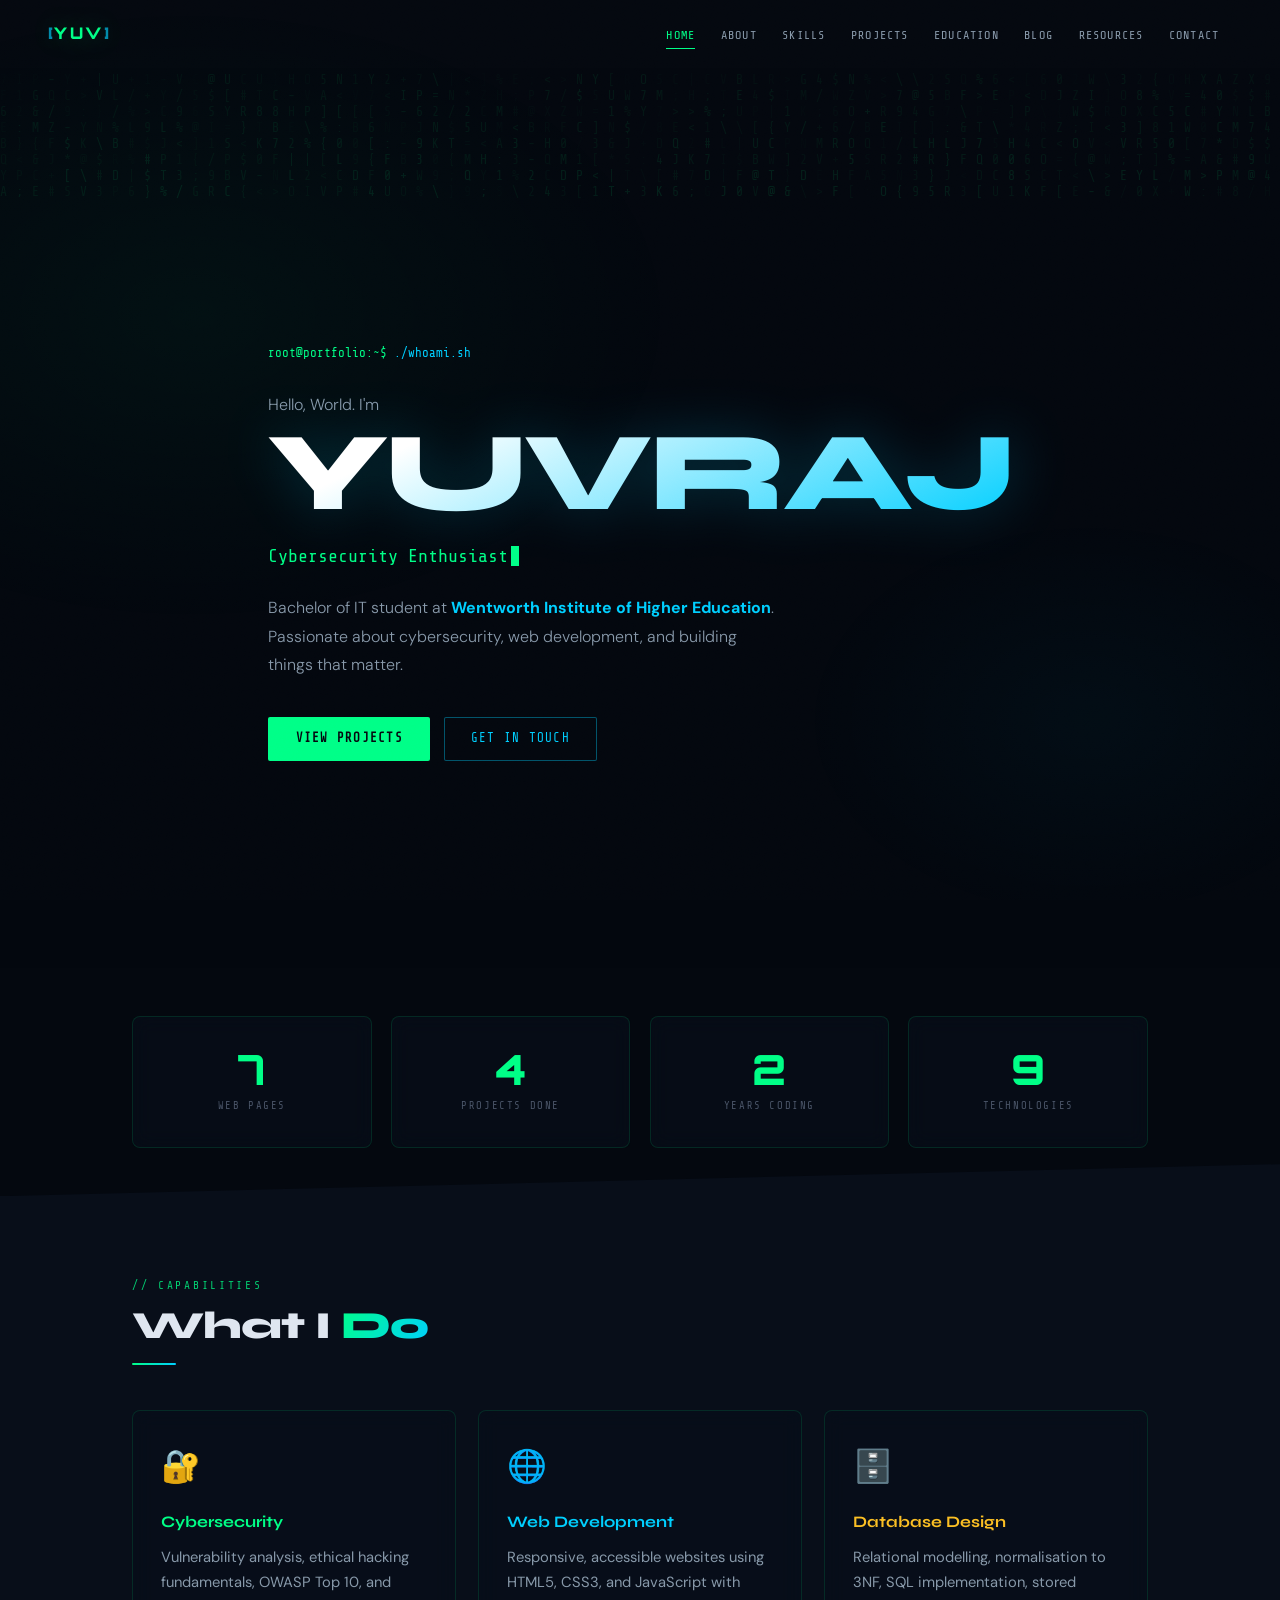
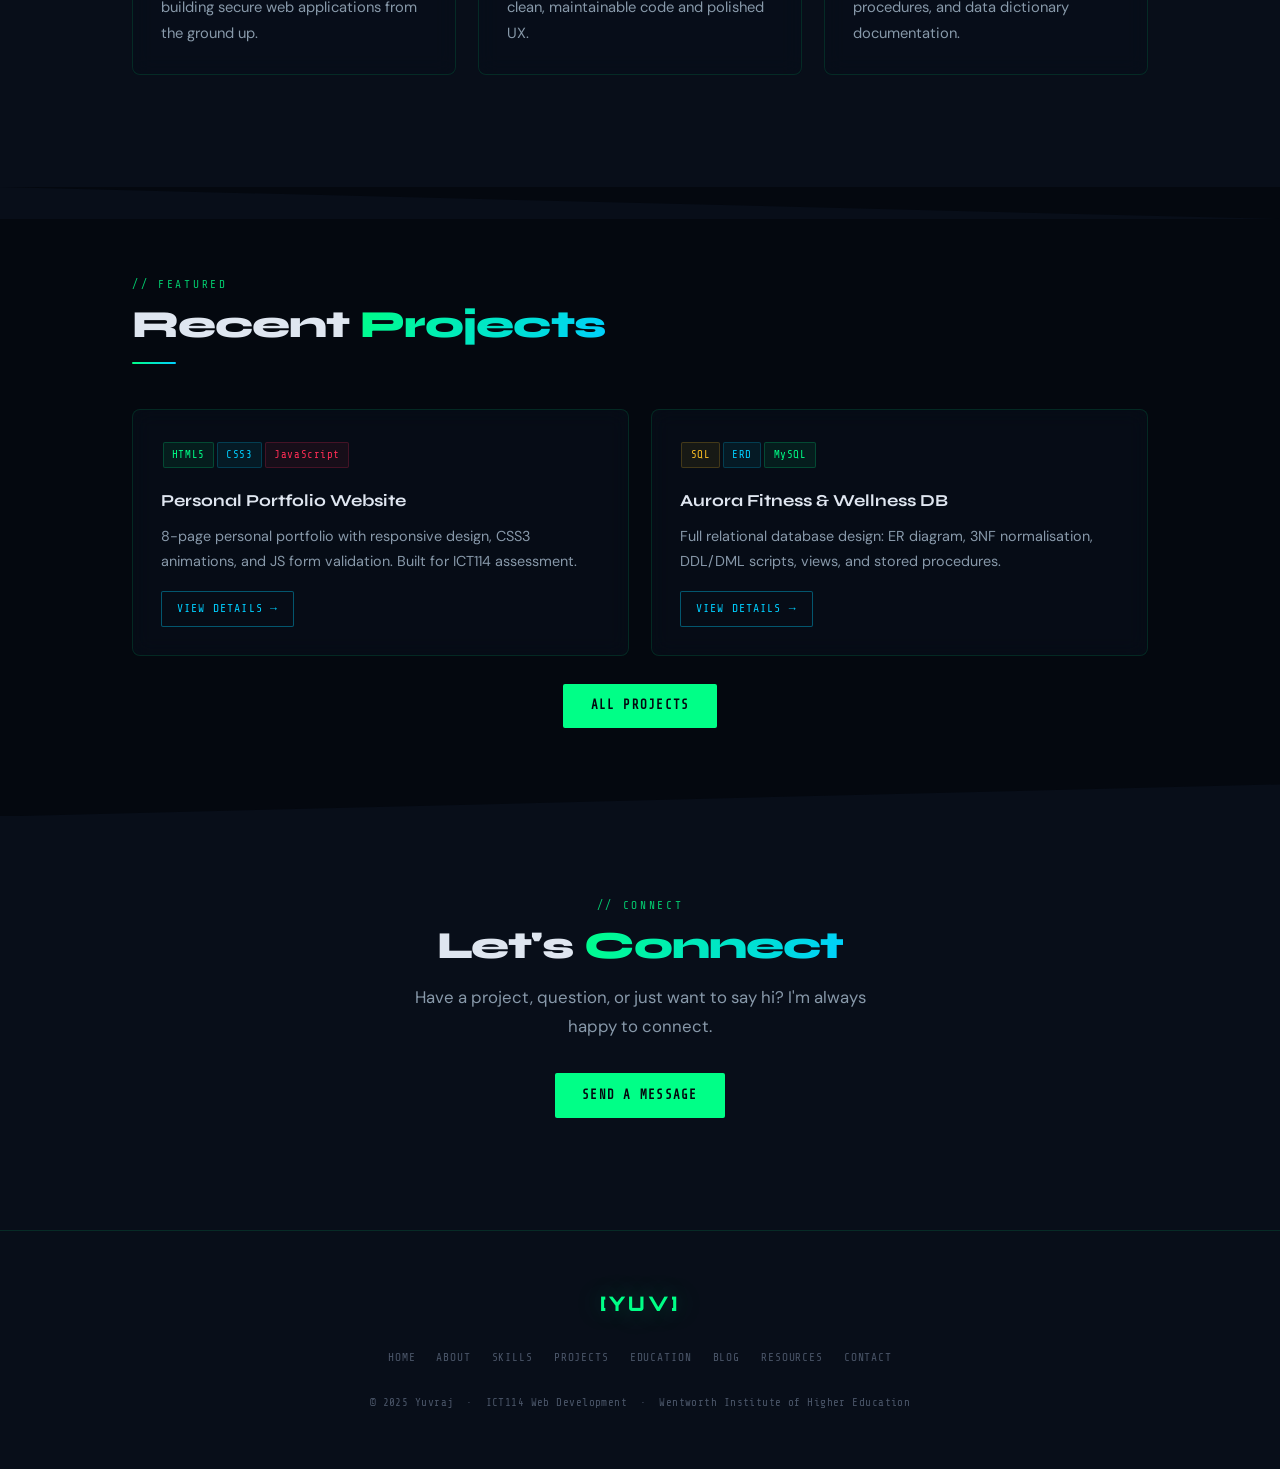
<file: index.html>
<!DOCTYPE html>
<html lang="en">
<head>
  <meta charset="UTF-8">
  <meta name="viewport" content="width=device-width, initial-scale=1.0">
  <meta name="description" content="Yuvraj — IT student, cybersecurity enthusiast, web developer.">
  <title>Yuvraj | Home</title>
  <link rel="stylesheet" href="css/style.css">
</head>
<body>
  <!-- Custom cursor -->
  <div id="cursor-dot"></div>
  <div id="cursor-ring"></div>
  <!-- Scroll progress -->
  <div id="scroll-bar"></div>
  <nav class="navbar" role="navigation">
    <a href="index.html" class="nav-logo"><span class="b">[</span>YUV<span class="b">]</span></a>
    <ul class="nav-links" id="navLinks">
      <li><a href="index.html">Home</a></li>
      <li><a href="about.html">About</a></li>
      <li><a href="skills.html">Skills</a></li>
      <li><a href="projects.html">Projects</a></li>
      <li><a href="education.html">Education</a></li>
      <li><a href="blog.html">Blog</a></li>
      <li><a href="resources.html">Resources</a></li>
      <li><a href="contact.html">Contact</a></li>
    </ul>
    <button class="hamburger" id="hbg" aria-label="Toggle menu" aria-expanded="false">
      <span></span><span></span><span></span>
    </button>
  </nav>
  <div class="page-wrapper">

    <section class="hero">
      <canvas id="matrix-canvas" style="width:100%;height:100%;"></canvas>
      <div class="container">
        <div class="hero-inner">
          <div class="h-term"><span class="p">root@portfolio:~$</span> ./whoami.sh</div>
          <p class="h-hi">Hello, World. I'm</p>
          <h1 class="h-name"><span>YUVRAJ</span></h1>
          <div class="h-role" id="typingEl"><span class="ttext"></span><span class="cur"></span></div>
          <p class="h-desc">Bachelor of IT student at <strong class="tc-c">Wentworth Institute of Higher Education</strong>. Passionate about cybersecurity, web development, and building things that matter.</p>
          <div class="h-ctas">
            <a href="projects.html" class="btn btn-solid">View Projects</a>
            <a href="contact.html"  class="btn btn-ghost">Get In Touch</a>
          </div>
        </div>
      </div>
    </section>

    <!-- Stats -->
    <section class="section" style="padding:3rem 0;">
      <div class="container">
        <div class="g4">
          <div class="card rev" style="text-align:center;padding:2rem 1.5rem;">
            <div class="stat-n" data-count="8">0</div><div class="stat-l">Web Pages</div>
          </div>
          <div class="card rev" style="text-align:center;padding:2rem 1.5rem;">
            <div class="stat-n" data-count="5">0</div><div class="stat-l">Projects Done</div>
          </div>
          <div class="card rev" style="text-align:center;padding:2rem 1.5rem;">
            <div class="stat-n" data-count="3">0</div><div class="stat-l">Years Coding</div>
          </div>
          <div class="card rev" style="text-align:center;padding:2rem 1.5rem;">
            <div class="stat-n" data-count="10">0</div><div class="stat-l">Technologies</div>
          </div>
        </div>
      </div>
    </section>

    <!-- What I do -->
    <section class="section s-alt" style="padding:5rem 0 7rem;">
      <div class="container">
        <div class="sh rev">
          <span class="sh-lbl">// capabilities</span>
          <h2 class="sh-title">What I <em>Do</em></h2>
          <div class="sh-rule"></div>
        </div>
        <div class="g3 mt3">
          <div class="card rev">
            <div style="font-size:2rem;margin-bottom:.9rem;">🔐</div>
            <h3 style="font-family:var(--fh);font-size:1rem;color:var(--green);margin-bottom:.55rem;font-weight:700;">Cybersecurity</h3>
            <p class="tc-2" style="font-size:.92rem;">Vulnerability analysis, ethical hacking fundamentals, OWASP Top 10, and building secure web applications from the ground up.</p>
          </div>
          <div class="card rev">
            <div style="font-size:2rem;margin-bottom:.9rem;">🌐</div>
            <h3 style="font-family:var(--fh);font-size:1rem;color:var(--cyan);margin-bottom:.55rem;font-weight:700;">Web Development</h3>
            <p class="tc-2" style="font-size:.92rem;">Responsive, accessible websites using HTML5, CSS3, and JavaScript with clean, maintainable code and polished UX.</p>
          </div>
          <div class="card rev">
            <div style="font-size:2rem;margin-bottom:.9rem;">🗄️</div>
            <h3 style="font-family:var(--fh);font-size:1rem;color:var(--gold);margin-bottom:.55rem;font-weight:700;">Database Design</h3>
            <p class="tc-2" style="font-size:.92rem;">Relational modelling, normalisation to 3NF, SQL implementation, stored procedures, and data dictionary documentation.</p>
          </div>
        </div>
      </div>
    </section>

    <!-- Featured Projects -->
    <section class="section" style="padding:5.5rem 0;">
      <div class="container">
        <div class="sh rev">
          <span class="sh-lbl">// featured</span>
          <h2 class="sh-title">Recent <em>Projects</em></h2>
          <div class="sh-rule"></div>
        </div>
        <div class="g2 mt3">
          <div class="card rev">
            <span class="tag tg">HTML5</span><span class="tag tc">CSS3</span><span class="tag tr">JavaScript</span>
            <h3 style="font-family:var(--fh);font-size:1.05rem;margin:1rem 0 .5rem;font-weight:700;">Personal Portfolio Website</h3>
            <p style="font-size:.9rem;color:var(--txt2);">8-page personal portfolio with responsive design, CSS3 animations, and JS form validation. Built for ICT114 assessment.</p>
            <a href="projects.html" class="btn btn-ghost" style="margin-top:1.1rem;font-size:.72rem;padding:.5rem 1rem;">View Details →</a>
          </div>
          <div class="card rev">
            <span class="tag ty">SQL</span><span class="tag tc">ERD</span><span class="tag tg">MySQL</span>
            <h3 style="font-family:var(--fh);font-size:1.05rem;margin:1rem 0 .5rem;font-weight:700;">Aurora Fitness & Wellness DB</h3>
            <p style="font-size:.9rem;color:var(--txt2);">Full relational database design: ER diagram, 3NF normalisation, DDL/DML scripts, views, and stored procedures.</p>
            <a href="projects.html" class="btn btn-ghost" style="margin-top:1.1rem;font-size:.72rem;padding:.5rem 1rem;">View Details →</a>
          </div>
        </div>
        <div class="center mt3"><a href="projects.html" class="btn btn-solid">All Projects</a></div>
      </div>
    </section>

    <!-- CTA -->
    <section class="section s-alt center" style="padding:5rem 0 7rem;">
      <div class="container rev">
        <span class="sh-lbl" style="justify-content:center;display:block;">// connect</span>
        <h2 class="sh-title" style="margin-bottom:1rem;">Let's <em>Connect</em></h2>
        <p class="tc-2 mt2" style="max-width:460px;margin:0 auto 2rem;">Have a project, question, or just want to say hi? I'm always happy to connect.</p>
        <a href="contact.html" class="btn btn-solid">Send a Message</a>
      </div>
    </section>

  </div>
  <footer class="footer">
    <div class="container">
      <div class="footer-logo">[YUV]</div>
      <div class="footer-links">
        <a href="index.html">Home</a><a href="about.html">About</a><a href="skills.html">Skills</a>
        <a href="projects.html">Projects</a><a href="education.html">Education</a>
        <a href="blog.html">Blog</a><a href="resources.html">Resources</a><a href="contact.html">Contact</a>
      </div>
      <p class="footer-copy">© 2025 Yuvraj &nbsp;·&nbsp; ICT114 Web Development &nbsp;·&nbsp; Wentworth Institute of Higher Education</p>
    </div>
  </footer>
  <script src="js/main.js"></script>
</body>
</html>
</file>
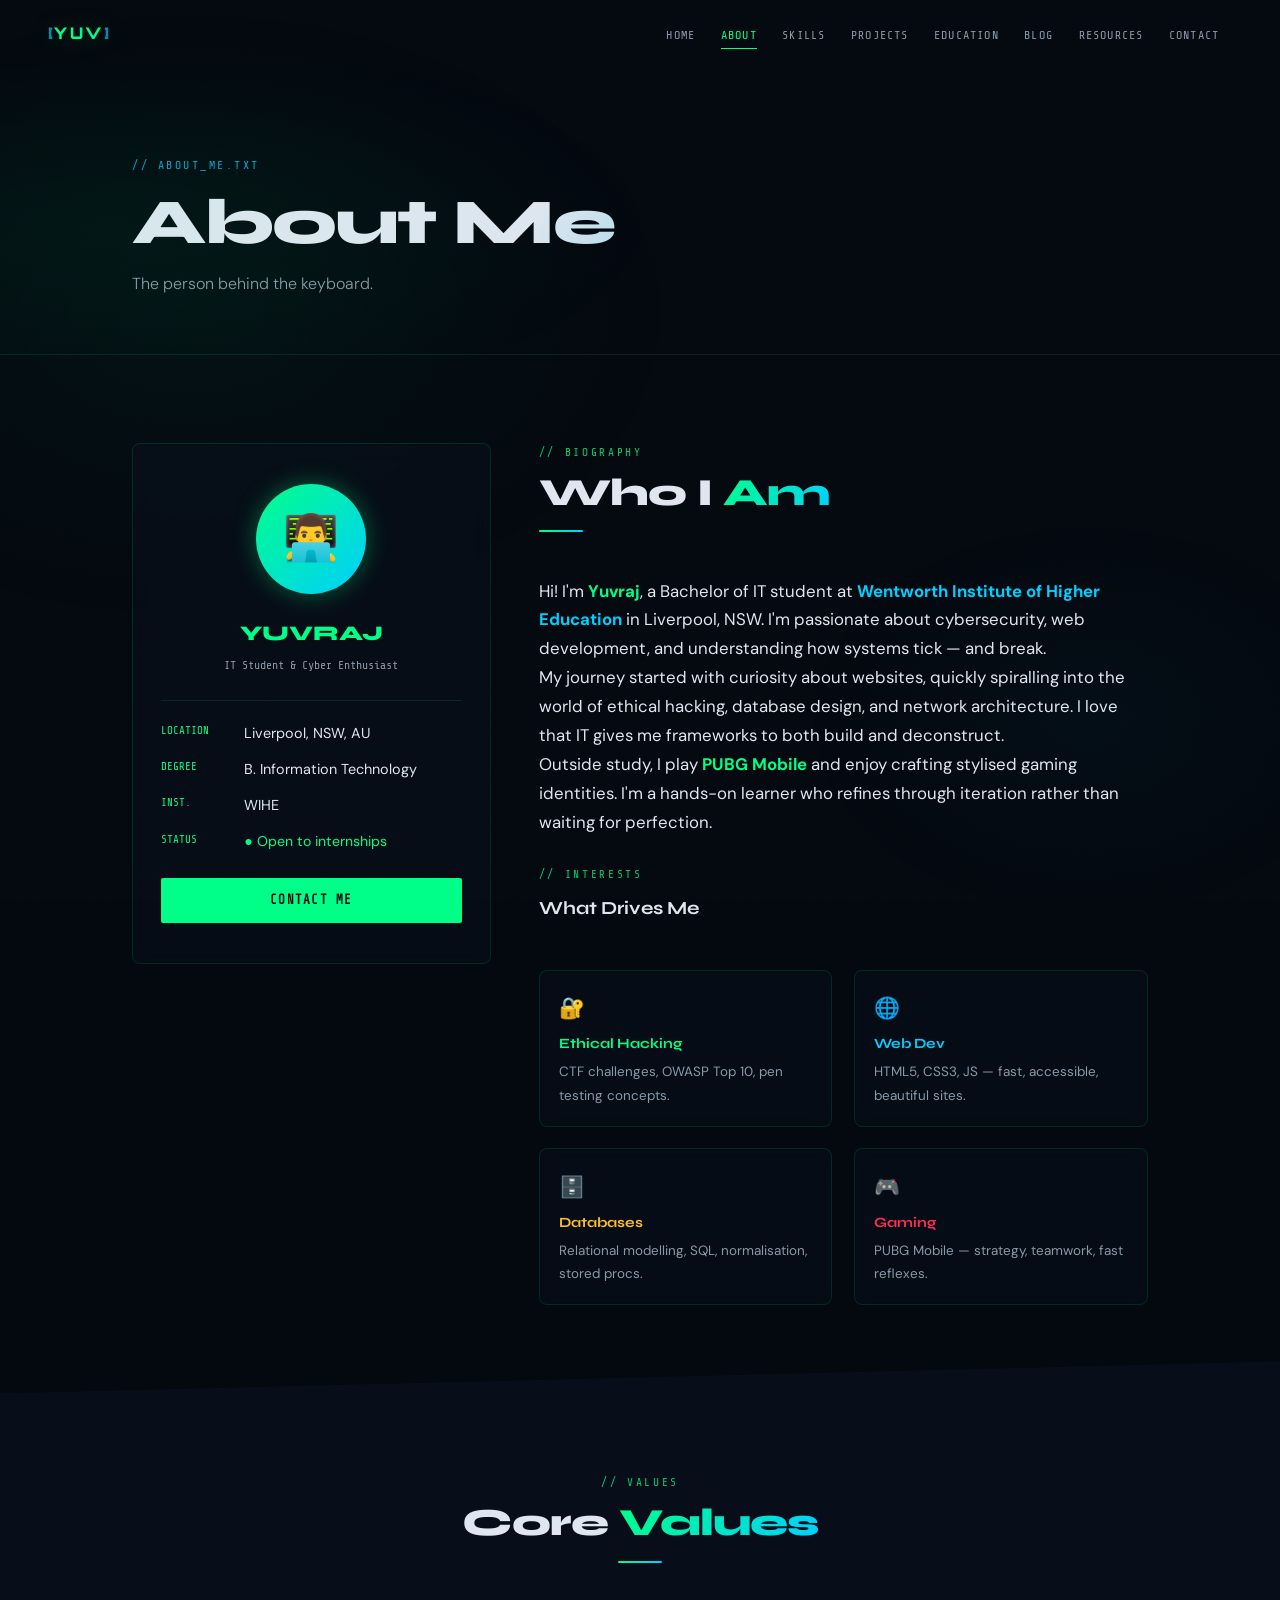
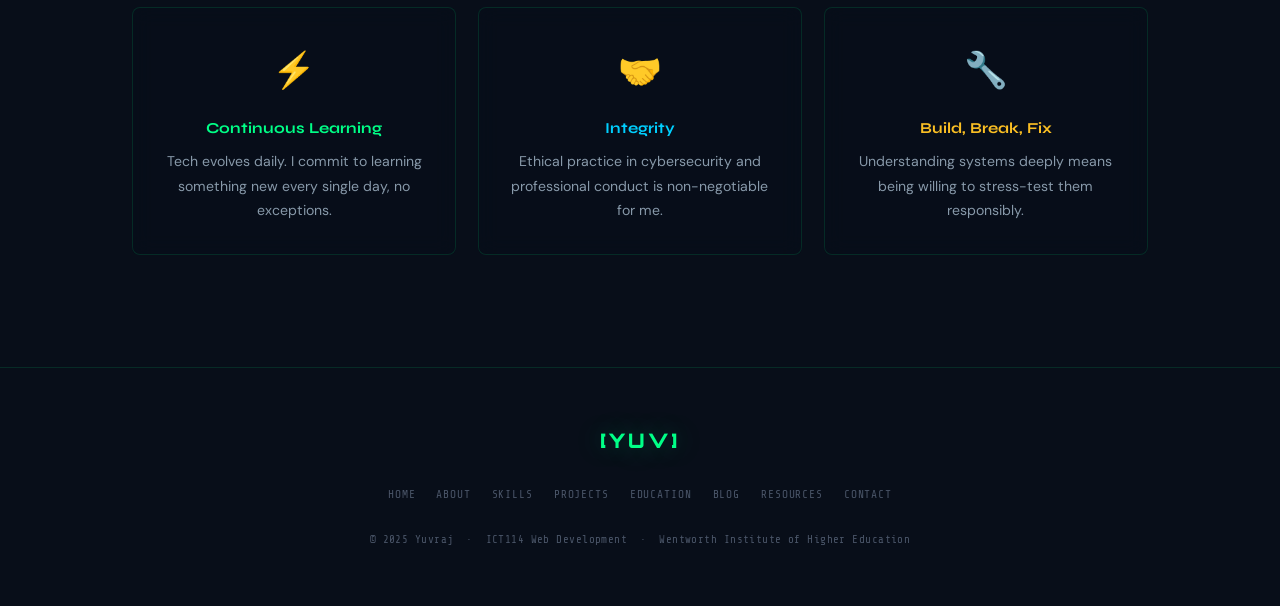
<file: about.html>
<!DOCTYPE html>
<html lang="en">
<head>
  <meta charset="UTF-8">
  <meta name="viewport" content="width=device-width, initial-scale=1.0">
  <meta name="description" content="About Yuvraj — IT student, cybersecurity enthusiast, Liverpool NSW.">
  <title>Yuvraj | About</title>
  <link rel="stylesheet" href="css/style.css">
</head>
<body>
  <!-- Custom cursor -->
  <div id="cursor-dot"></div>
  <div id="cursor-ring"></div>
  <!-- Scroll progress -->
  <div id="scroll-bar"></div>
  <nav class="navbar" role="navigation">
    <a href="index.html" class="nav-logo"><span class="b">[</span>YUV<span class="b">]</span></a>
    <ul class="nav-links" id="navLinks">
      <li><a href="index.html">Home</a></li>
      <li><a href="about.html">About</a></li>
      <li><a href="skills.html">Skills</a></li>
      <li><a href="projects.html">Projects</a></li>
      <li><a href="education.html">Education</a></li>
      <li><a href="blog.html">Blog</a></li>
      <li><a href="resources.html">Resources</a></li>
      <li><a href="contact.html">Contact</a></li>
    </ul>
    <button class="hamburger" id="hbg" aria-label="Toggle menu" aria-expanded="false">
      <span></span><span></span><span></span>
    </button>
  </nav>
  <div class="page-wrapper">
    <section class="ph"><div class="container">
      <span class="ph-lbl">// about_me.txt</span>
      <h1 class="ph-title">About Me</h1>
      <p class="ph-sub">The person behind the keyboard.</p>
    </div></section>

    <section class="section">
      <div class="container">
        <div style="display:grid;grid-template-columns:1fr 1.7fr;gap:3rem;align-items:start;">

          <div class="rev">
            <div class="card" style="text-align:center;padding:2.5rem 1.75rem;">
              <div style="width:110px;height:110px;margin:0 auto 1.4rem;border-radius:50%;background:linear-gradient(135deg,var(--green),var(--cyan));display:flex;align-items:center;justify-content:center;font-size:2.8rem;box-shadow:var(--glow-g);">👨‍💻</div>
              <h2 style="font-family:var(--fh);font-size:1.3rem;color:var(--green);font-weight:800;margin-bottom:.25rem;">YUVRAJ</h2>
              <p class="mono tc-2" style="font-size:.72rem;margin-bottom:1.5rem;">IT Student &amp; Cyber Enthusiast</p>
              <div style="text-align:left;border-top:1px solid var(--bdr);padding-top:1.25rem;">
                <div style="display:flex;gap:.7rem;margin-bottom:.7rem;align-items:flex-start;">
                  <span class="mono tc-g" style="font-size:.68rem;min-width:72px;padding-top:.1rem;">LOCATION</span>
                  <span style="font-size:.9rem;">Liverpool, NSW, AU</span>
                </div>
                <div style="display:flex;gap:.7rem;margin-bottom:.7rem;align-items:flex-start;">
                  <span class="mono tc-g" style="font-size:.68rem;min-width:72px;padding-top:.1rem;">DEGREE</span>
                  <span style="font-size:.9rem;">B. Information Technology</span>
                </div>
                <div style="display:flex;gap:.7rem;margin-bottom:.7rem;align-items:flex-start;">
                  <span class="mono tc-g" style="font-size:.68rem;min-width:72px;padding-top:.1rem;">INST.</span>
                  <span style="font-size:.9rem;">WIHE</span>
                </div>
                <div style="display:flex;gap:.7rem;align-items:center;">
                  <span class="mono tc-g" style="font-size:.68rem;min-width:72px;">STATUS</span>
                  <span style="font-size:.88rem;color:var(--green);">● Open to internships</span>
                </div>
              </div>
              <a href="contact.html" class="btn btn-solid" style="width:100%;margin-top:1.6rem;justify-content:center;">Contact Me</a>
            </div>
          </div>

          <div class="rev">
            <div class="sh">
              <span class="sh-lbl">// biography</span>
              <h2 class="sh-title">Who I <em>Am</em></h2>
              <div class="sh-rule"></div>
            </div>
            <p class="mt3">Hi! I'm <strong class="tc-g">Yuvraj</strong>, a Bachelor of IT student at <strong class="tc-c">Wentworth Institute of Higher Education</strong> in Liverpool, NSW. I'm passionate about cybersecurity, web development, and understanding how systems tick — and break.</p>
            <p>My journey started with curiosity about websites, quickly spiralling into the world of ethical hacking, database design, and network architecture. I love that IT gives me frameworks to both build and deconstruct.</p>
            <p>Outside study, I play <strong class="tc-g">PUBG Mobile</strong> and enjoy crafting stylised gaming identities. I'm a hands-on learner who refines through iteration rather than waiting for perfection.</p>

            <div class="sh mt3">
              <span class="sh-lbl">// interests</span>
              <h3 style="font-family:var(--fh);font-size:1.15rem;font-weight:700;">What Drives Me</h3>
            </div>
            <div class="g2 mt2">
              <div class="card" style="padding:1.2rem;">
                <span style="font-size:1.3rem;">🔐</span>
                <p style="font-family:var(--fh);font-size:.88rem;color:var(--green);margin:.4rem 0 .25rem;font-weight:700;">Ethical Hacking</p>
                <p style="font-size:.84rem;color:var(--txt2);margin:0;">CTF challenges, OWASP Top 10, pen testing concepts.</p>
              </div>
              <div class="card" style="padding:1.2rem;">
                <span style="font-size:1.3rem;">🌐</span>
                <p style="font-family:var(--fh);font-size:.88rem;color:var(--cyan);margin:.4rem 0 .25rem;font-weight:700;">Web Dev</p>
                <p style="font-size:.84rem;color:var(--txt2);margin:0;">HTML5, CSS3, JS — fast, accessible, beautiful sites.</p>
              </div>
              <div class="card" style="padding:1.2rem;">
                <span style="font-size:1.3rem;">🗄️</span>
                <p style="font-family:var(--fh);font-size:.88rem;color:var(--gold);margin:.4rem 0 .25rem;font-weight:700;">Databases</p>
                <p style="font-size:.84rem;color:var(--txt2);margin:0;">Relational modelling, SQL, normalisation, stored procs.</p>
              </div>
              <div class="card" style="padding:1.2rem;">
                <span style="font-size:1.3rem;">🎮</span>
                <p style="font-family:var(--fh);font-size:.88rem;color:var(--red);margin:.4rem 0 .25rem;font-weight:700;">Gaming</p>
                <p style="font-size:.84rem;color:var(--txt2);margin:0;">PUBG Mobile — strategy, teamwork, fast reflexes.</p>
              </div>
            </div>
          </div>
        </div>
      </div>
    </section>

    <section class="section s-alt" style="padding:5rem 0 7rem;">
      <div class="container">
        <div class="sh rev center"><span class="sh-lbl">// values</span><h2 class="sh-title">Core <em>Values</em></h2><div class="sh-rule" style="margin:1rem auto 0;"></div></div>
        <div class="g3 mt3">
          <div class="card rev center" style="padding:2rem;">
            <div style="font-size:2.2rem;margin-bottom:.9rem;">⚡</div>
            <h3 style="font-family:var(--fh);font-size:.95rem;color:var(--green);font-weight:700;margin-bottom:.5rem;">Continuous Learning</h3>
            <p style="font-size:.88rem;color:var(--txt2);">Tech evolves daily. I commit to learning something new every single day, no exceptions.</p>
          </div>
          <div class="card rev center" style="padding:2rem;">
            <div style="font-size:2.2rem;margin-bottom:.9rem;">🤝</div>
            <h3 style="font-family:var(--fh);font-size:.95rem;color:var(--cyan);font-weight:700;margin-bottom:.5rem;">Integrity</h3>
            <p style="font-size:.88rem;color:var(--txt2);">Ethical practice in cybersecurity and professional conduct is non-negotiable for me.</p>
          </div>
          <div class="card rev center" style="padding:2rem;">
            <div style="font-size:2.2rem;margin-bottom:.9rem;">🔧</div>
            <h3 style="font-family:var(--fh);font-size:.95rem;color:var(--gold);font-weight:700;margin-bottom:.5rem;">Build, Break, Fix</h3>
            <p style="font-size:.88rem;color:var(--txt2);">Understanding systems deeply means being willing to stress-test them responsibly.</p>
          </div>
        </div>
      </div>
    </section>
  </div>
  <footer class="footer">
    <div class="container">
      <div class="footer-logo">[YUV]</div>
      <div class="footer-links">
        <a href="index.html">Home</a><a href="about.html">About</a><a href="skills.html">Skills</a>
        <a href="projects.html">Projects</a><a href="education.html">Education</a>
        <a href="blog.html">Blog</a><a href="resources.html">Resources</a><a href="contact.html">Contact</a>
      </div>
      <p class="footer-copy">© 2025 Yuvraj &nbsp;·&nbsp; ICT114 Web Development &nbsp;·&nbsp; Wentworth Institute of Higher Education</p>
    </div>
  </footer>
  <script src="js/main.js"></script>
</body>
</html>
</file>
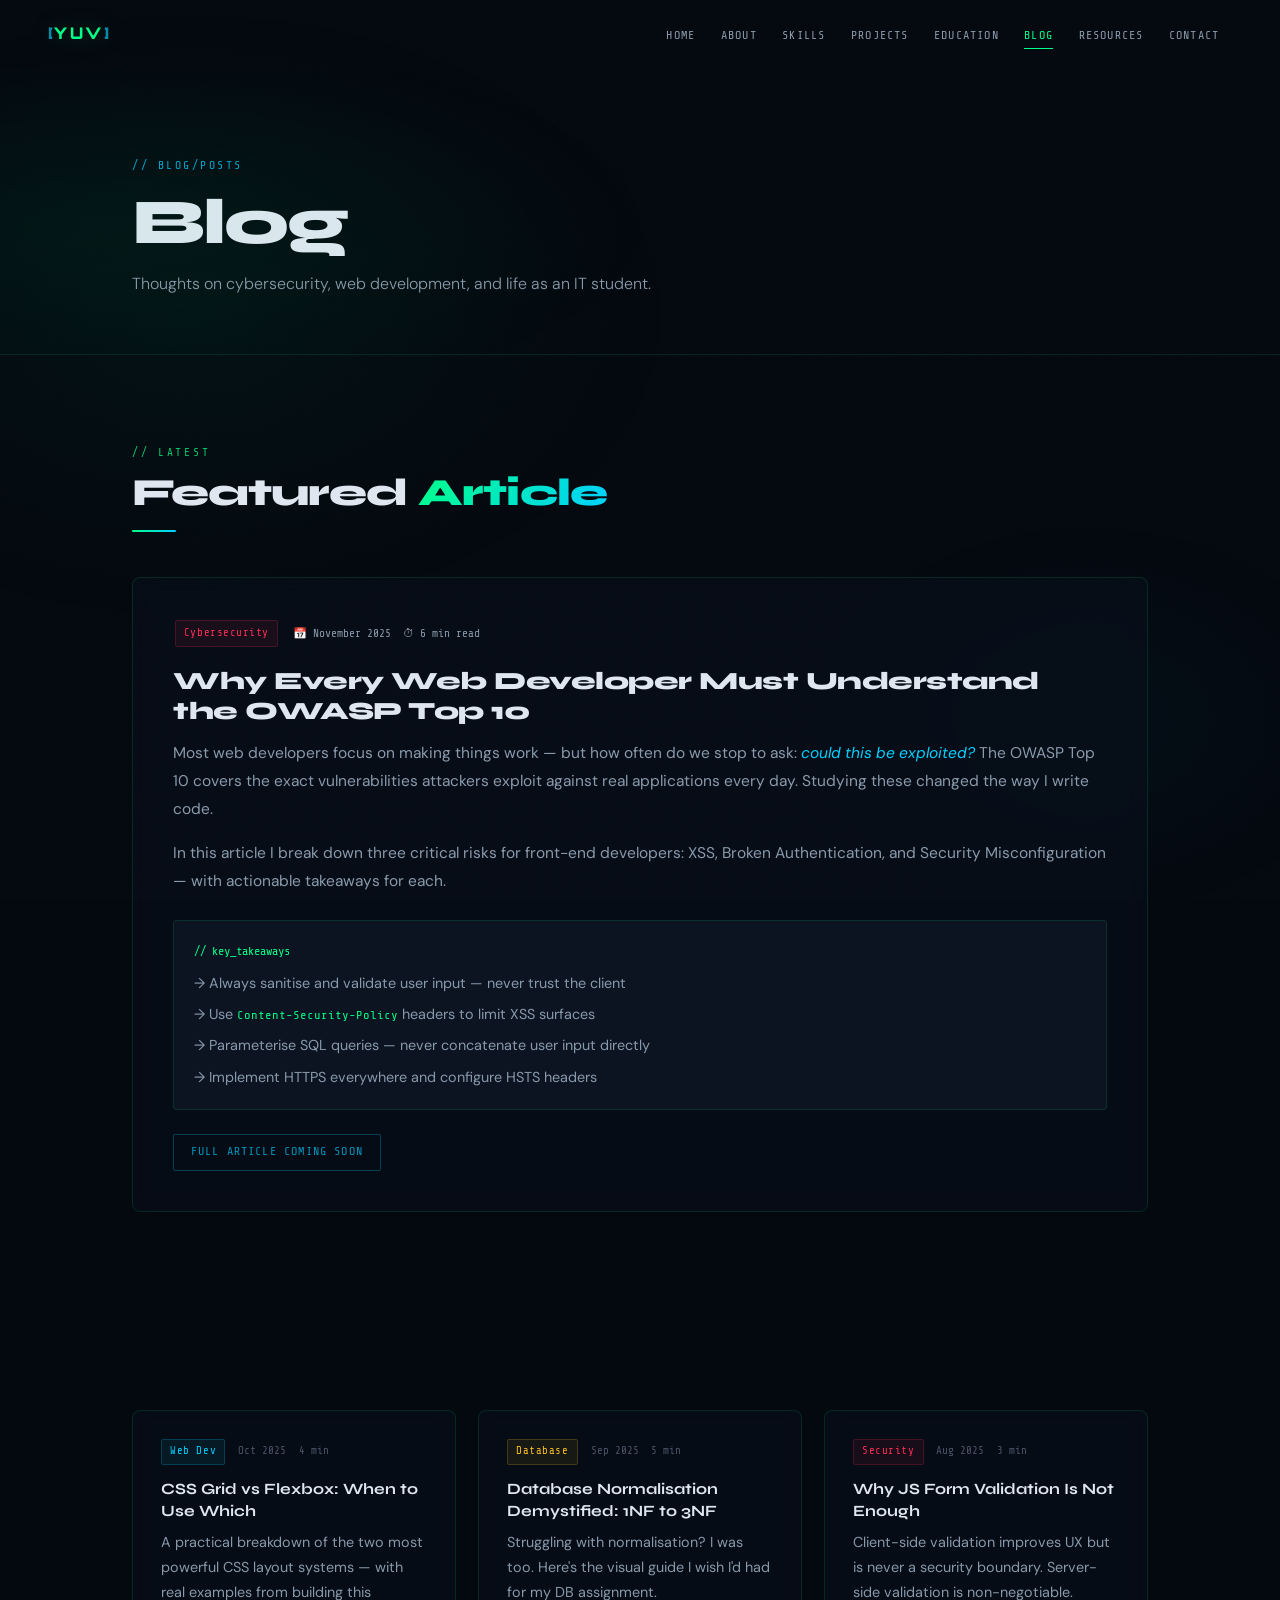
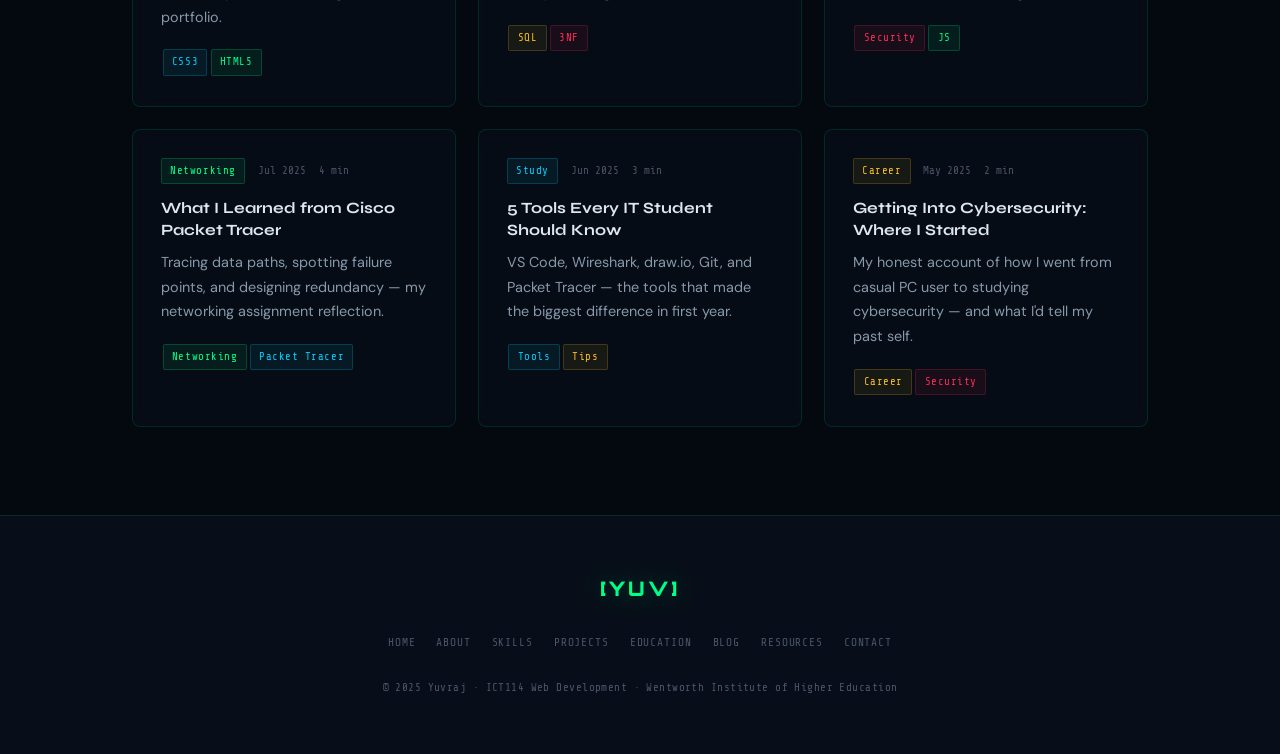
<file: blog.html>
<!DOCTYPE html>
<html lang="en">
<head>
  <meta charset="UTF-8"><meta name="viewport" content="width=device-width, initial-scale=1.0">
  <title>Yuvraj | Blog</title>
  <link rel="stylesheet" href="css/style.css">
</head>
<body>
  <div id="cursor-dot"></div><div id="cursor-ring"></div><div id="scroll-bar"></div>
  <nav class="navbar"><a href="index.html" class="nav-logo"><span class="b">[</span>YUV<span class="b">]</span></a>
    <ul class="nav-links" id="navLinks"><li><a href="index.html">Home</a></li><li><a href="about.html">About</a></li><li><a href="skills.html">Skills</a></li><li><a href="projects.html">Projects</a></li><li><a href="education.html">Education</a></li><li><a href="blog.html">Blog</a></li><li><a href="resources.html">Resources</a></li><li><a href="contact.html">Contact</a></li></ul>
    <button class="hamburger" id="hbg" aria-label="Toggle menu" aria-expanded="false"><span></span><span></span><span></span></button>
  </nav>
  <div class="page-wrapper">
    <section class="ph"><div class="container"><span class="ph-lbl">// blog/posts</span><h1 class="ph-title">Blog</h1><p class="ph-sub">Thoughts on cybersecurity, web development, and life as an IT student.</p></div></section>
    <section class="section"><div class="container">
      <div class="sh rev"><span class="sh-lbl">// latest</span><h2 class="sh-title">Featured <em>Article</em></h2><div class="sh-rule"></div></div>
      <div class="card rev mt3" style="padding:2.5rem;">
        <div style="display:flex;gap:.8rem;flex-wrap:wrap;align-items:center;margin-bottom:1rem;">
          <span class="tag tr">Cybersecurity</span>
          <span class="mono tc-2" style="font-size:.7rem;">📅 November 2025</span>
          <span class="mono tc-2" style="font-size:.7rem;">⏱ 6 min read</span>
        </div>
        <h2 style="font-family:var(--fh);font-size:1.55rem;font-weight:800;letter-spacing:-.02em;margin-bottom:.8rem;line-height:1.25;">Why Every Web Developer Must Understand the OWASP Top 10</h2>
        <p style="color:var(--txt2);font-size:.97rem;line-height:1.8;margin-bottom:1rem;">Most web developers focus on making things work — but how often do we stop to ask: <em style="color:var(--cyan);">could this be exploited?</em> The OWASP Top 10 covers the exact vulnerabilities attackers exploit against real applications every day. Studying these changed the way I write code.</p>
        <p style="color:var(--txt2);font-size:.97rem;line-height:1.8;margin-bottom:1.5rem;">In this article I break down three critical risks for front-end developers: XSS, Broken Authentication, and Security Misconfiguration — with actionable takeaways for each.</p>
        <div style="background:var(--surf2);border:1px solid var(--bdr);border-radius:4px;padding:1.25rem;margin-bottom:1.5rem;">
          <p class="mono tc-g" style="font-size:.75rem;margin-bottom:.6rem;">// key_takeaways</p>
          <p style="color:var(--txt2);font-size:.9rem;margin:.0 0 .4rem;">→ Always sanitise and validate user input — never trust the client</p>
          <p style="color:var(--txt2);font-size:.9rem;margin:0 0 .4rem;">→ Use <code class="mono tc-g" style="font-size:.85em;">Content-Security-Policy</code> headers to limit XSS surfaces</p>
          <p style="color:var(--txt2);font-size:.9rem;margin:0 0 .4rem;">→ Parameterise SQL queries — never concatenate user input directly</p>
          <p style="color:var(--txt2);font-size:.9rem;margin:0;">→ Implement HTTPS everywhere and configure HSTS headers</p>
        </div>
        <span class="btn btn-ghost" style="font-size:.74rem;padding:.5rem 1.1rem;opacity:.7;cursor:default;">Full article coming soon</span>
      </div>

      <div class="sh rev mt3" style="margin-top:4rem;"><span class="sh-lbl">// archive</span><h2 class="sh-title">More <em>Articles</em></h2><div class="sh-rule"></div></div>
      <div class="g3 mt3">
        <div class="card rev"><div class="bc-meta"><span class="tag tc" style="margin:0;">Web Dev</span><span>Oct 2025</span><span>4 min</span></div><h3 class="bc-title">CSS Grid vs Flexbox: When to Use Which</h3><p class="bc-ex">A practical breakdown of the two most powerful CSS layout systems — with real examples from building this portfolio.</p><span class="tag tc">CSS3</span><span class="tag tg">HTML5</span></div>
        <div class="card rev"><div class="bc-meta"><span class="tag ty" style="margin:0;">Database</span><span>Sep 2025</span><span>5 min</span></div><h3 class="bc-title">Database Normalisation Demystified: 1NF to 3NF</h3><p class="bc-ex">Struggling with normalisation? I was too. Here's the visual guide I wish I'd had for my DB assignment.</p><span class="tag ty">SQL</span><span class="tag tr">3NF</span></div>
        <div class="card rev"><div class="bc-meta"><span class="tag tr" style="margin:0;">Security</span><span>Aug 2025</span><span>3 min</span></div><h3 class="bc-title">Why JS Form Validation Is Not Enough</h3><p class="bc-ex">Client-side validation improves UX but is never a security boundary. Server-side validation is non-negotiable.</p><span class="tag tr">Security</span><span class="tag tg">JS</span></div>
        <div class="card rev"><div class="bc-meta"><span class="tag tg" style="margin:0;">Networking</span><span>Jul 2025</span><span>4 min</span></div><h3 class="bc-title">What I Learned from Cisco Packet Tracer</h3><p class="bc-ex">Tracing data paths, spotting failure points, and designing redundancy — my networking assignment reflection.</p><span class="tag tg">Networking</span><span class="tag tc">Packet Tracer</span></div>
        <div class="card rev"><div class="bc-meta"><span class="tag tc" style="margin:0;">Study</span><span>Jun 2025</span><span>3 min</span></div><h3 class="bc-title">5 Tools Every IT Student Should Know</h3><p class="bc-ex">VS Code, Wireshark, draw.io, Git, and Packet Tracer — the tools that made the biggest difference in first year.</p><span class="tag tc">Tools</span><span class="tag ty">Tips</span></div>
        <div class="card rev"><div class="bc-meta"><span class="tag ty" style="margin:0;">Career</span><span>May 2025</span><span>2 min</span></div><h3 class="bc-title">Getting Into Cybersecurity: Where I Started</h3><p class="bc-ex">My honest account of how I went from casual PC user to studying cybersecurity — and what I'd tell my past self.</p><span class="tag ty">Career</span><span class="tag tr">Security</span></div>
      </div>
    </div></section>
  </div>
  <footer class="footer"><div class="container"><div class="footer-logo">[YUV]</div><div class="footer-links"><a href="index.html">Home</a><a href="about.html">About</a><a href="skills.html">Skills</a><a href="projects.html">Projects</a><a href="education.html">Education</a><a href="blog.html">Blog</a><a href="resources.html">Resources</a><a href="contact.html">Contact</a></div><p class="footer-copy">© 2025 Yuvraj · ICT114 Web Development · Wentworth Institute of Higher Education</p></div></footer>
  <script src="js/main.js"></script>
</body>
</html>
</file>
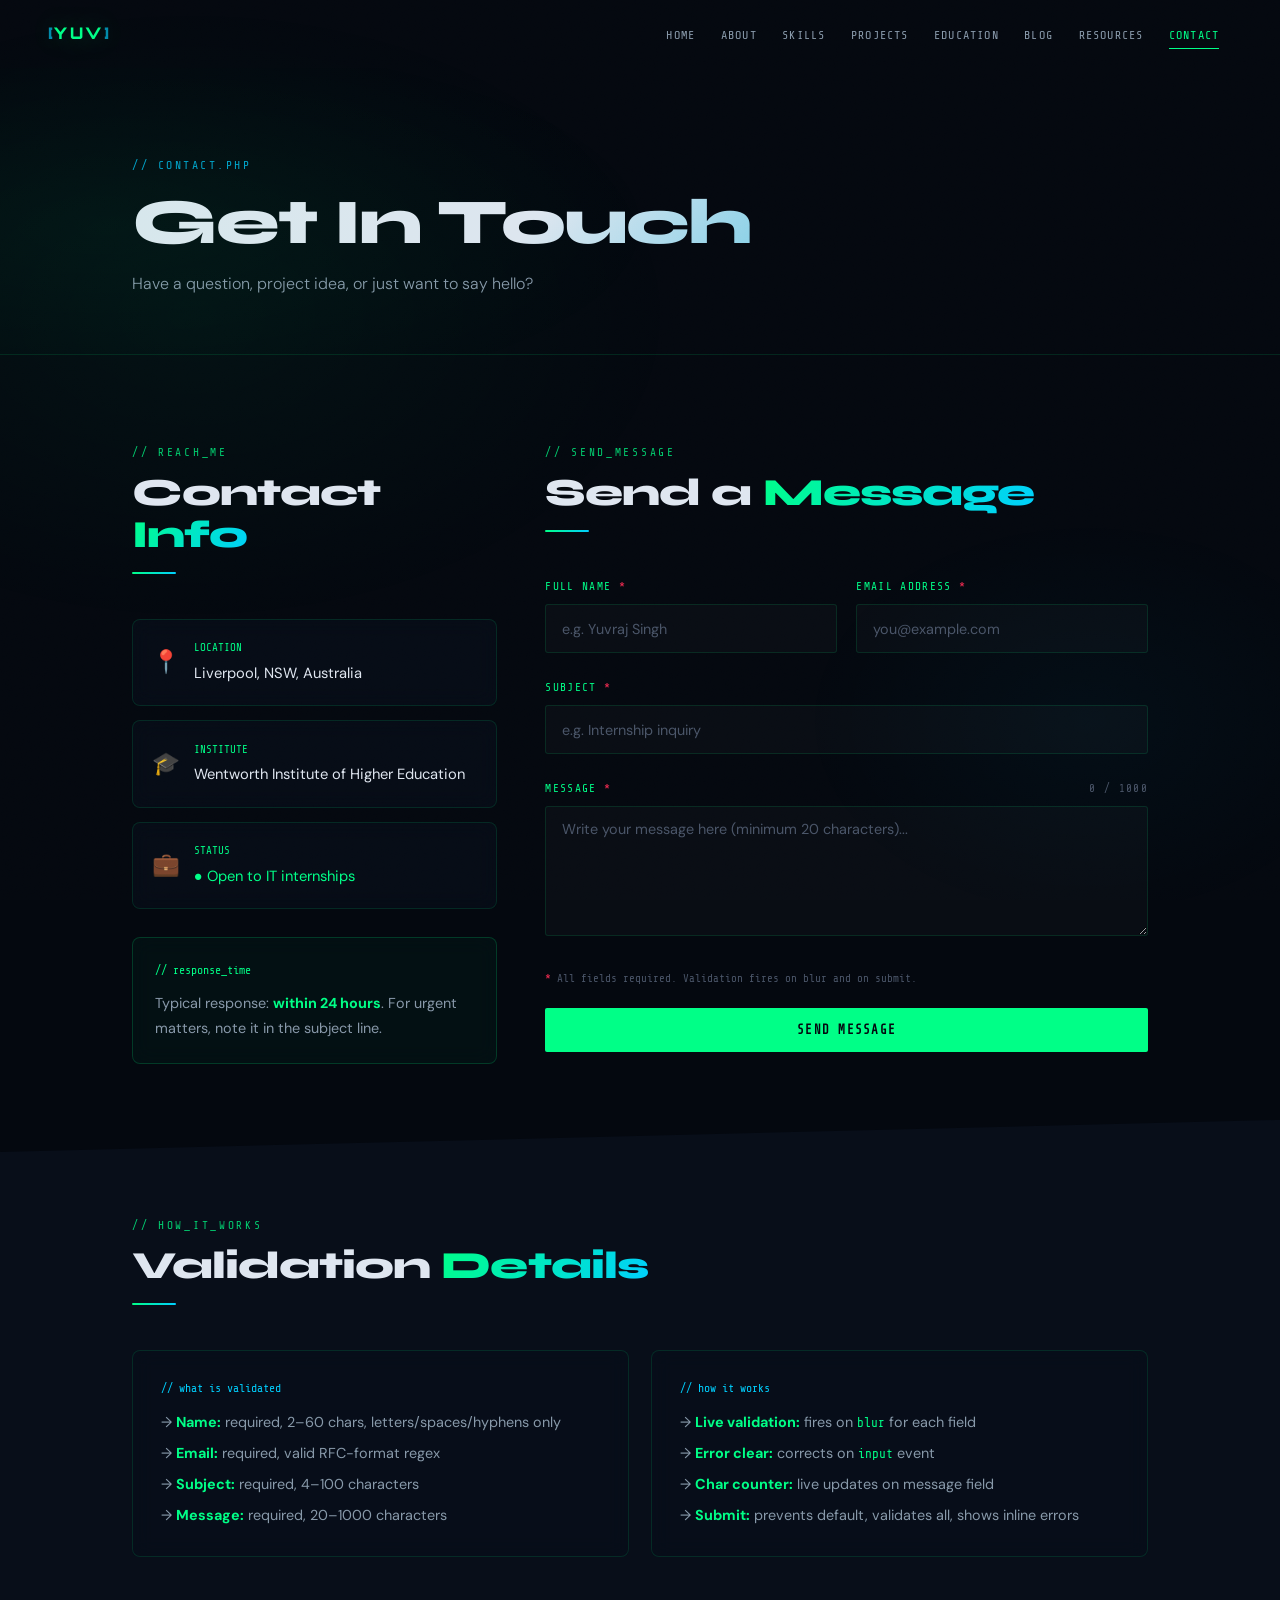
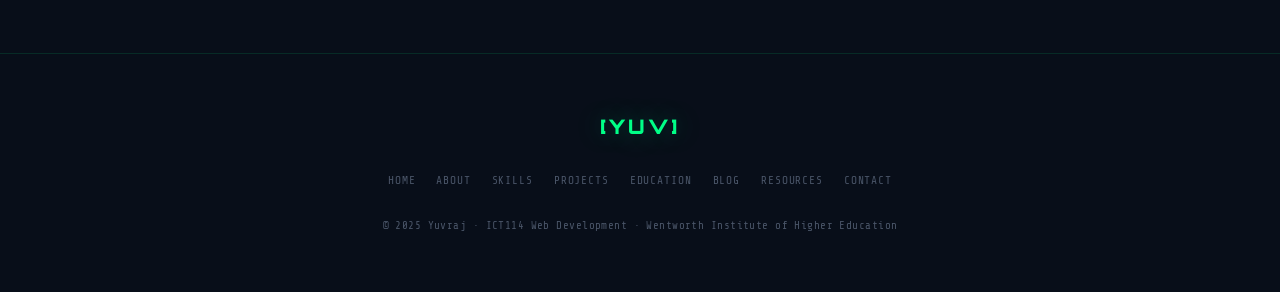
<file: contact.html>
<!DOCTYPE html>
<html lang="en">
<head>
  <meta charset="UTF-8"><meta name="viewport" content="width=device-width, initial-scale=1.0">
  <title>Yuvraj | Contact</title>
  <link rel="stylesheet" href="css/style.css">
</head>
<body>
  <div id="cursor-dot"></div><div id="cursor-ring"></div><div id="scroll-bar"></div>
  <nav class="navbar"><a href="index.html" class="nav-logo"><span class="b">[</span>YUV<span class="b">]</span></a>
    <ul class="nav-links" id="navLinks"><li><a href="index.html">Home</a></li><li><a href="about.html">About</a></li><li><a href="skills.html">Skills</a></li><li><a href="projects.html">Projects</a></li><li><a href="education.html">Education</a></li><li><a href="blog.html">Blog</a></li><li><a href="resources.html">Resources</a></li><li><a href="contact.html">Contact</a></li></ul>
    <button class="hamburger" id="hbg" aria-label="Toggle menu" aria-expanded="false"><span></span><span></span><span></span></button>
  </nav>
  <div class="page-wrapper">
    <section class="ph"><div class="container"><span class="ph-lbl">// contact.php</span><h1 class="ph-title">Get In Touch</h1><p class="ph-sub">Have a question, project idea, or just want to say hello?</p></div></section>
    <section class="section"><div class="container">
      <div style="display:grid;grid-template-columns:1fr 1.65fr;gap:3rem;align-items:start;">
        <div class="rev">
          <div class="sh"><span class="sh-lbl">// reach_me</span><h2 class="sh-title">Contact <em>Info</em></h2><div class="sh-rule"></div></div>
          <div class="mt3">
            <div class="card" style="margin-bottom:.9rem;padding:1.2rem;"><div style="display:flex;gap:.85rem;align-items:center;"><span style="font-size:1.4rem;">📍</span><div><p class="mono tc-g" style="font-size:.68rem;margin-bottom:.18rem;">LOCATION</p><p style="font-size:.92rem;margin:0;">Liverpool, NSW, Australia</p></div></div></div>
            <div class="card" style="margin-bottom:.9rem;padding:1.2rem;"><div style="display:flex;gap:.85rem;align-items:center;"><span style="font-size:1.4rem;">🎓</span><div><p class="mono tc-g" style="font-size:.68rem;margin-bottom:.18rem;">INSTITUTE</p><p style="font-size:.92rem;margin:0;">Wentworth Institute of Higher Education</p></div></div></div>
            <div class="card" style="margin-bottom:.9rem;padding:1.2rem;"><div style="display:flex;gap:.85rem;align-items:center;"><span style="font-size:1.4rem;">💼</span><div><p class="mono tc-g" style="font-size:.68rem;margin-bottom:.18rem;">STATUS</p><p style="font-size:.92rem;color:var(--green);margin:0;">● Open to IT internships</p></div></div></div>
          </div>
          <div class="card mt3" style="background:rgba(0,255,135,0.035);border-color:rgba(0,255,135,0.18);padding:1.4rem;">
            <p class="mono tc-g" style="font-size:.72rem;margin-bottom:.65rem;">// response_time</p>
            <p style="font-size:.9rem;color:var(--txt2);margin:0;">Typical response: <strong class="tc-g">within 24 hours</strong>. For urgent matters, note it in the subject line.</p>
          </div>
        </div>

        <div class="rev">
          <div class="sh"><span class="sh-lbl">// send_message</span><h2 class="sh-title">Send a <em>Message</em></h2><div class="sh-rule"></div></div>
          <div class="alert a-ok mt3" id="formSuccess" role="alert"></div>
          <div class="alert a-err"    id="formError"   role="alert"></div>
          <form id="contactForm" novalidate style="margin-top:1.65rem;" aria-label="Contact form">
            <div style="display:grid;grid-template-columns:1fr 1fr;gap:1.2rem;">
              <div class="fl">
                <label for="name">Full Name <span style="color:var(--red);">*</span></label>
                <input type="text" id="name" name="name" class="fc" placeholder="e.g. Yuvraj Singh" autocomplete="name" aria-required="true" aria-describedby="nameError">
                <span class="fe" id="nameError" role="alert"></span>
              </div>
              <div class="fl">
                <label for="email">Email Address <span style="color:var(--red);">*</span></label>
                <input type="email" id="email" name="email" class="fc" placeholder="you@example.com" autocomplete="email" aria-required="true" aria-describedby="emailError">
                <span class="fe" id="emailError" role="alert"></span>
              </div>
            </div>
            <div class="fl">
              <label for="subject">Subject <span style="color:var(--red);">*</span></label>
              <input type="text" id="subject" name="subject" class="fc" placeholder="e.g. Internship inquiry" aria-required="true" aria-describedby="subjectError">
              <span class="fe" id="subjectError" role="alert"></span>
            </div>
            <div class="fl">
              <label for="message">Message <span style="color:var(--red);">*</span> <span id="msgCounter" style="font-family:var(--fm);font-size:.68rem;color:var(--txt3);float:right;margin-top:.1rem;">0 / 1000</span></label>
              <textarea id="message" name="message" class="fc" placeholder="Write your message here (minimum 20 characters)..." aria-required="true" aria-describedby="messageError"></textarea>
              <span class="fe" id="messageError" role="alert"></span>
            </div>
            <p style="font-family:var(--fm);font-size:.68rem;color:var(--txt3);margin-bottom:1.2rem;"><span style="color:var(--red);">*</span> All fields required. Validation fires on blur and on submit.</p>
            <button type="submit" id="submitBtn" class="btn btn-solid" style="width:100%;justify-content:center;padding:.95rem;">SEND MESSAGE</button>
          </form>
        </div>
      </div>
    </div></section>

    <section class="section s-alt" style="padding:4rem 0 6rem;">
      <div class="container">
        <div class="sh rev"><span class="sh-lbl">// how_it_works</span><h2 class="sh-title">Validation <em>Details</em></h2><div class="sh-rule"></div></div>
        <div class="g2 mt3">
          <div class="card rev">
            <p class="mono tc-c" style="font-size:.72rem;margin-bottom:.7rem;">// what is validated</p>
            <p style="color:var(--txt2);font-size:.9rem;margin-bottom:.4rem;">→ <strong class="tc-g">Name:</strong> required, 2–60 chars, letters/spaces/hyphens only</p>
            <p style="color:var(--txt2);font-size:.9rem;margin-bottom:.4rem;">→ <strong class="tc-g">Email:</strong> required, valid RFC-format regex</p>
            <p style="color:var(--txt2);font-size:.9rem;margin-bottom:.4rem;">→ <strong class="tc-g">Subject:</strong> required, 4–100 characters</p>
            <p style="color:var(--txt2);font-size:.9rem;margin:0;">→ <strong class="tc-g">Message:</strong> required, 20–1000 characters</p>
          </div>
          <div class="card rev">
            <p class="mono tc-c" style="font-size:.72rem;margin-bottom:.7rem;">// how it works</p>
            <p style="color:var(--txt2);font-size:.9rem;margin-bottom:.4rem;">→ <strong class="tc-g">Live validation:</strong> fires on <code class="mono tc-g" style="font-size:.88em;">blur</code> for each field</p>
            <p style="color:var(--txt2);font-size:.9rem;margin-bottom:.4rem;">→ <strong class="tc-g">Error clear:</strong> corrects on <code class="mono tc-g" style="font-size:.88em;">input</code> event</p>
            <p style="color:var(--txt2);font-size:.9rem;margin-bottom:.4rem;">→ <strong class="tc-g">Char counter:</strong> live updates on message field</p>
            <p style="color:var(--txt2);font-size:.9rem;margin:0;">→ <strong class="tc-g">Submit:</strong> prevents default, validates all, shows inline errors</p>
          </div>
        </div>
      </div>
    </section>
  </div>
  <footer class="footer"><div class="container"><div class="footer-logo">[YUV]</div><div class="footer-links"><a href="index.html">Home</a><a href="about.html">About</a><a href="skills.html">Skills</a><a href="projects.html">Projects</a><a href="education.html">Education</a><a href="blog.html">Blog</a><a href="resources.html">Resources</a><a href="contact.html">Contact</a></div><p class="footer-copy">© 2025 Yuvraj · ICT114 Web Development · Wentworth Institute of Higher Education</p></div></footer>
  <script src="js/main.js"></script>
  <script src="js/validation.js"></script>
</body>
</html>
</file>
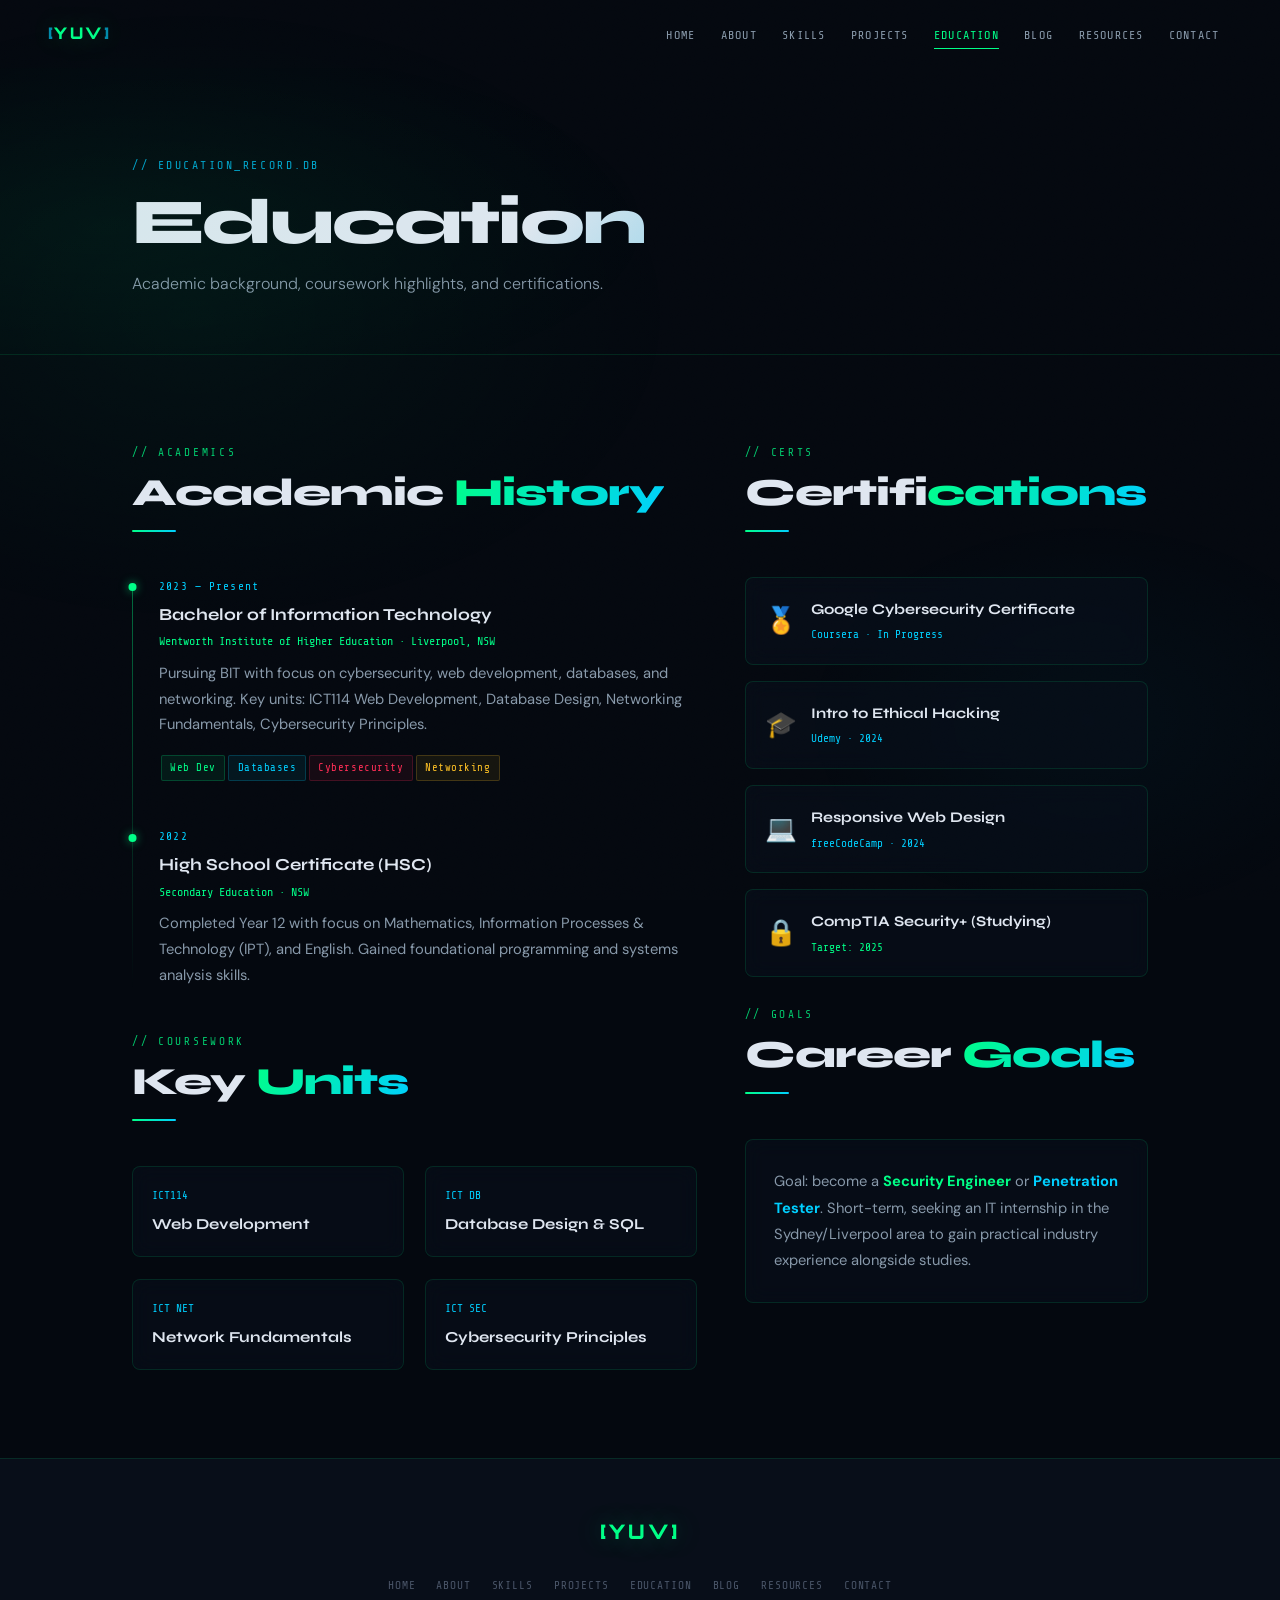
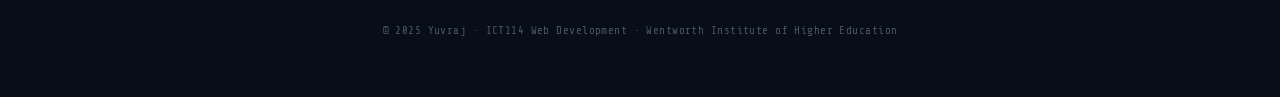
<file: education.html>
<!DOCTYPE html>
<html lang="en">
<head>
  <meta charset="UTF-8"><meta name="viewport" content="width=device-width, initial-scale=1.0">
  <title>Yuvraj | Education</title>
  <link rel="stylesheet" href="css/style.css">
</head>
<body>
  <div id="cursor-dot"></div><div id="cursor-ring"></div><div id="scroll-bar"></div>
  <nav class="navbar"><a href="index.html" class="nav-logo"><span class="b">[</span>YUV<span class="b">]</span></a>
    <ul class="nav-links" id="navLinks"><li><a href="index.html">Home</a></li><li><a href="about.html">About</a></li><li><a href="skills.html">Skills</a></li><li><a href="projects.html">Projects</a></li><li><a href="education.html">Education</a></li><li><a href="blog.html">Blog</a></li><li><a href="resources.html">Resources</a></li><li><a href="contact.html">Contact</a></li></ul>
    <button class="hamburger" id="hbg" aria-label="Toggle menu" aria-expanded="false"><span></span><span></span><span></span></button>
  </nav>
  <div class="page-wrapper">
    <section class="ph"><div class="container"><span class="ph-lbl">// education_record.db</span><h1 class="ph-title">Education</h1><p class="ph-sub">Academic background, coursework highlights, and certifications.</p></div></section>
    <section class="section"><div class="container">
      <div style="display:grid;grid-template-columns:1.4fr 1fr;gap:3rem;">
        <div>
          <div class="sh rev"><span class="sh-lbl">// academics</span><h2 class="sh-title">Academic <em>History</em></h2><div class="sh-rule"></div></div>
          <div class="tl mt3">
            <div class="tl-item rev">
              <div class="tl-date">2023 — Present</div>
              <div class="tl-title">Bachelor of Information Technology</div>
              <div class="tl-org">Wentworth Institute of Higher Education · Liverpool, NSW</div>
              <div class="tl-desc">Pursuing BIT with focus on cybersecurity, web development, databases, and networking. Key units: ICT114 Web Development, Database Design, Networking Fundamentals, Cybersecurity Principles.</div>
              <div style="margin-top:.8rem;"><span class="tag tg">Web Dev</span><span class="tag tc">Databases</span><span class="tag tr">Cybersecurity</span><span class="tag ty">Networking</span></div>
            </div>
            <div class="tl-item rev">
              <div class="tl-date">2022</div>
              <div class="tl-title">High School Certificate (HSC)</div>
              <div class="tl-org">Secondary Education · NSW</div>
              <div class="tl-desc">Completed Year 12 with focus on Mathematics, Information Processes &amp; Technology (IPT), and English. Gained foundational programming and systems analysis skills.</div>
            </div>
          </div>
          <div class="sh rev mt3"><span class="sh-lbl">// coursework</span><h2 class="sh-title">Key <em>Units</em></h2><div class="sh-rule"></div></div>
          <div class="g2 mt3">
            <div class="card rev" style="padding:1.2rem;"><p class="mono tc-c" style="font-size:.7rem;margin-bottom:.35rem;">ICT114</p><p style="font-family:var(--fh);font-size:.95rem;font-weight:700;margin:0;">Web Development</p></div>
            <div class="card rev" style="padding:1.2rem;"><p class="mono tc-c" style="font-size:.7rem;margin-bottom:.35rem;">ICT DB</p><p style="font-family:var(--fh);font-size:.95rem;font-weight:700;margin:0;">Database Design &amp; SQL</p></div>
            <div class="card rev" style="padding:1.2rem;"><p class="mono tc-c" style="font-size:.7rem;margin-bottom:.35rem;">ICT NET</p><p style="font-family:var(--fh);font-size:.95rem;font-weight:700;margin:0;">Network Fundamentals</p></div>
            <div class="card rev" style="padding:1.2rem;"><p class="mono tc-c" style="font-size:.7rem;margin-bottom:.35rem;">ICT SEC</p><p style="font-family:var(--fh);font-size:.95rem;font-weight:700;margin:0;">Cybersecurity Principles</p></div>
          </div>
        </div>
        <div>
          <div class="sh rev"><span class="sh-lbl">// certs</span><h2 class="sh-title">Certifi<em>cations</em></h2><div class="sh-rule"></div></div>
          <div class="mt3">
            <div class="card rev" style="margin-bottom:1rem;padding:1.2rem;"><div style="display:flex;align-items:center;gap:.9rem;"><span style="font-size:1.6rem;">🏅</span><div><p style="font-family:var(--fh);font-size:.92rem;font-weight:700;margin-bottom:.2rem;">Google Cybersecurity Certificate</p><p class="mono tc-c" style="font-size:.7rem;margin:0;">Coursera · In Progress</p></div></div></div>
            <div class="card rev" style="margin-bottom:1rem;padding:1.2rem;"><div style="display:flex;align-items:center;gap:.9rem;"><span style="font-size:1.6rem;">🎓</span><div><p style="font-family:var(--fh);font-size:.92rem;font-weight:700;margin-bottom:.2rem;">Intro to Ethical Hacking</p><p class="mono tc-c" style="font-size:.7rem;margin:0;">Udemy · 2024</p></div></div></div>
            <div class="card rev" style="margin-bottom:1rem;padding:1.2rem;"><div style="display:flex;align-items:center;gap:.9rem;"><span style="font-size:1.6rem;">💻</span><div><p style="font-family:var(--fh);font-size:.92rem;font-weight:700;margin-bottom:.2rem;">Responsive Web Design</p><p class="mono tc-c" style="font-size:.7rem;margin:0;">freeCodeCamp · 2024</p></div></div></div>
            <div class="card rev" style="padding:1.2rem;"><div style="display:flex;align-items:center;gap:.9rem;"><span style="font-size:1.6rem;">🔒</span><div><p style="font-family:var(--fh);font-size:.92rem;font-weight:700;margin-bottom:.2rem;">CompTIA Security+ (Studying)</p><p class="mono tc-g" style="font-size:.7rem;margin:0;">Target: 2025</p></div></div></div>
          </div>
          <div class="sh rev mt3"><span class="sh-lbl">// goals</span><h2 class="sh-title">Career <em>Goals</em></h2><div class="sh-rule"></div></div>
          <div class="card rev mt3"><p style="font-size:.92rem;color:var(--txt2);line-height:1.8;">Goal: become a <strong class="tc-g">Security Engineer</strong> or <strong class="tc-c">Penetration Tester</strong>. Short-term, seeking an IT internship in the Sydney/Liverpool area to gain practical industry experience alongside studies.</p></div>
        </div>
      </div>
    </div></section>
  </div>
  <footer class="footer"><div class="container"><div class="footer-logo">[YUV]</div><div class="footer-links"><a href="index.html">Home</a><a href="about.html">About</a><a href="skills.html">Skills</a><a href="projects.html">Projects</a><a href="education.html">Education</a><a href="blog.html">Blog</a><a href="resources.html">Resources</a><a href="contact.html">Contact</a></div><p class="footer-copy">© 2025 Yuvraj · ICT114 Web Development · Wentworth Institute of Higher Education</p></div></footer>
  <script src="js/main.js"></script>
</body>
</html>
</file>
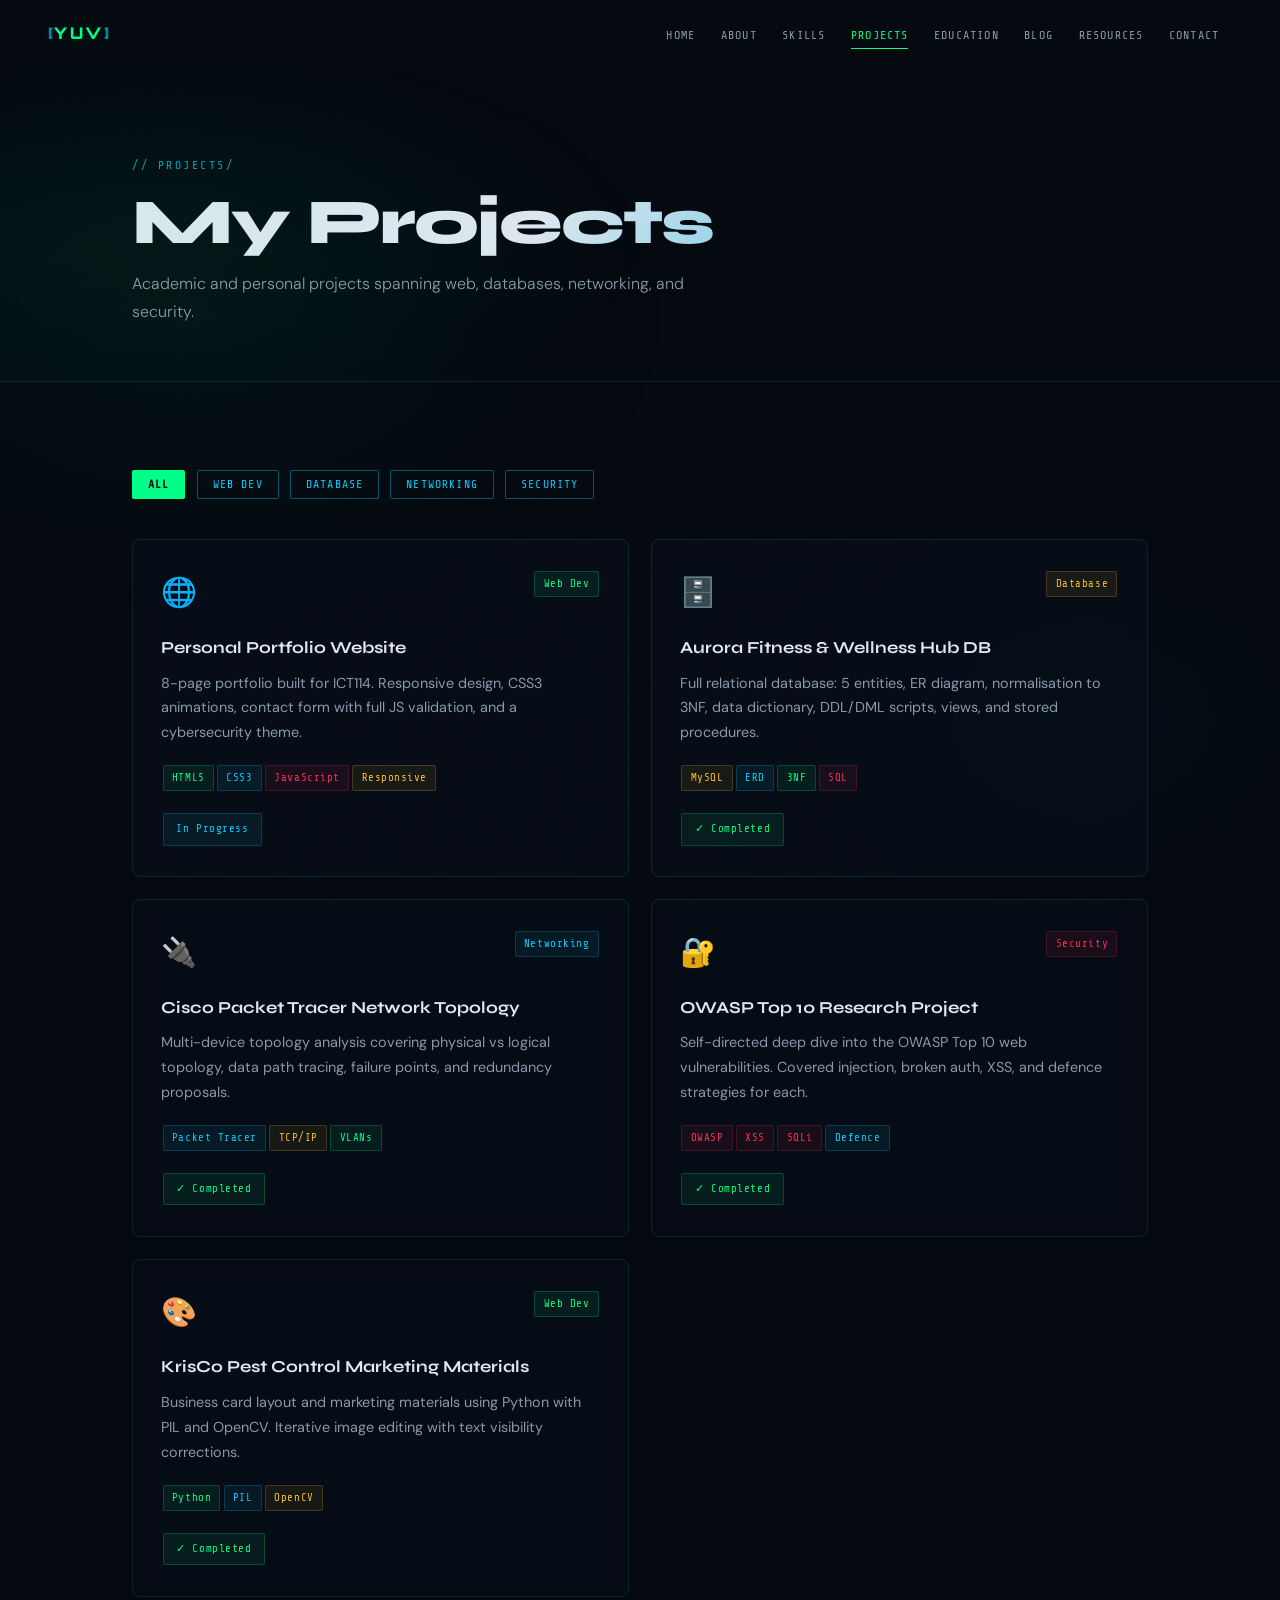
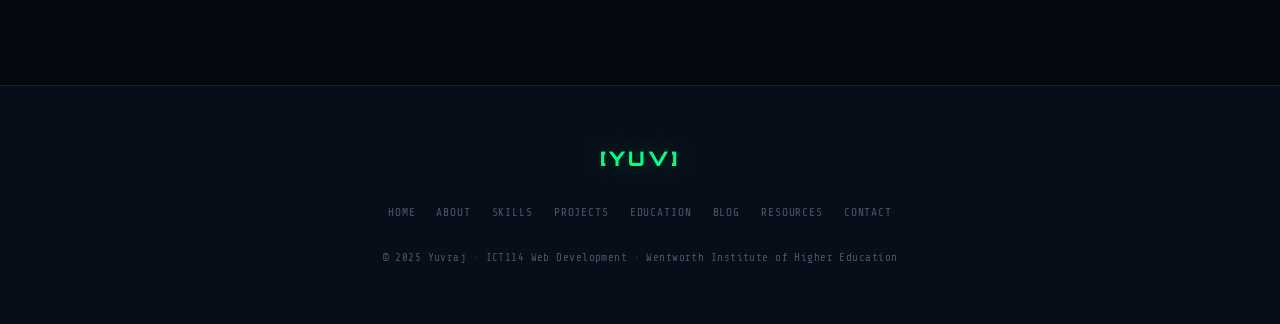
<file: projects.html>
<!DOCTYPE html>
<html lang="en">
<head>
  <meta charset="UTF-8"><meta name="viewport" content="width=device-width, initial-scale=1.0">
  <title>Yuvraj | Projects</title>
  <link rel="stylesheet" href="css/style.css">
</head>
<body>
  <div id="cursor-dot"></div><div id="cursor-ring"></div><div id="scroll-bar"></div>
  <nav class="navbar" role="navigation">
    <a href="index.html" class="nav-logo"><span class="b">[</span>YUV<span class="b">]</span></a>
    <ul class="nav-links" id="navLinks">
      <li><a href="index.html">Home</a></li><li><a href="about.html">About</a></li>
      <li><a href="skills.html">Skills</a></li><li><a href="projects.html">Projects</a></li>
      <li><a href="education.html">Education</a></li><li><a href="blog.html">Blog</a></li>
      <li><a href="resources.html">Resources</a></li><li><a href="contact.html">Contact</a></li>
    </ul>
    <button class="hamburger" id="hbg" aria-label="Toggle menu" aria-expanded="false"><span></span><span></span><span></span></button>
  </nav>
  <div class="page-wrapper">
    <section class="ph"><div class="container">
      <span class="ph-lbl">// projects/</span>
      <h1 class="ph-title">My Projects</h1>
      <p class="ph-sub">Academic and personal projects spanning web, databases, networking, and security.</p>
    </div></section>
    <section class="section"><div class="container">
      <!-- Filter -->
      <div class="rev" style="display:flex;gap:.7rem;flex-wrap:wrap;margin-bottom:2.5rem;" id="filterBtns">
        <button class="btn btn-solid filter-btn" data-filter="all" style="font-size:.72rem;padding:.5rem 1rem;">All</button>
        <button class="btn btn-ghost filter-btn" data-filter="web" style="font-size:.72rem;padding:.5rem 1rem;">Web Dev</button>
        <button class="btn btn-ghost filter-btn" data-filter="db" style="font-size:.72rem;padding:.5rem 1rem;">Database</button>
        <button class="btn btn-ghost filter-btn" data-filter="network" style="font-size:.72rem;padding:.5rem 1rem;">Networking</button>
        <button class="btn btn-ghost filter-btn" data-filter="security" style="font-size:.72rem;padding:.5rem 1rem;">Security</button>
      </div>
      <div class="g2" id="projectGrid">
        <div class="card rev project-card" data-cat="web">
          <div style="display:flex;justify-content:space-between;align-items:flex-start;margin-bottom:1rem;"><span style="font-size:1.8rem;">🌐</span><span class="tag tg">Web Dev</span></div>
          <h3 style="font-family:var(--fh);font-size:1.05rem;font-weight:700;margin-bottom:.5rem;">Personal Portfolio Website</h3>
          <p style="font-size:.9rem;color:var(--txt2);margin-bottom:1rem;">8-page portfolio built for ICT114. Responsive design, CSS3 animations, contact form with full JS validation, and a cybersecurity theme.</p>
          <div style="margin-bottom:1rem;"><span class="tag tg">HTML5</span><span class="tag tc">CSS3</span><span class="tag tr">JavaScript</span><span class="tag ty">Responsive</span></div>
          <span class="tag tc" style="padding:.38rem .8rem;">In Progress</span>
        </div>
        <div class="card rev project-card" data-cat="db">
          <div style="display:flex;justify-content:space-between;align-items:flex-start;margin-bottom:1rem;"><span style="font-size:1.8rem;">🗄️</span><span class="tag ty">Database</span></div>
          <h3 style="font-family:var(--fh);font-size:1.05rem;font-weight:700;margin-bottom:.5rem;">Aurora Fitness &amp; Wellness Hub DB</h3>
          <p style="font-size:.9rem;color:var(--txt2);margin-bottom:1rem;">Full relational database: 5 entities, ER diagram, normalisation to 3NF, data dictionary, DDL/DML scripts, views, and stored procedures.</p>
          <div style="margin-bottom:1rem;"><span class="tag ty">MySQL</span><span class="tag tc">ERD</span><span class="tag tg">3NF</span><span class="tag tr">SQL</span></div>
          <span class="tag tg" style="padding:.38rem .8rem;">✓ Completed</span>
        </div>
        <div class="card rev project-card" data-cat="network">
          <div style="display:flex;justify-content:space-between;align-items:flex-start;margin-bottom:1rem;"><span style="font-size:1.8rem;">🔌</span><span class="tag tc">Networking</span></div>
          <h3 style="font-family:var(--fh);font-size:1.05rem;font-weight:700;margin-bottom:.5rem;">Cisco Packet Tracer Network Topology</h3>
          <p style="font-size:.9rem;color:var(--txt2);margin-bottom:1rem;">Multi-device topology analysis covering physical vs logical topology, data path tracing, failure points, and redundancy proposals.</p>
          <div style="margin-bottom:1rem;"><span class="tag tc">Packet Tracer</span><span class="tag ty">TCP/IP</span><span class="tag tg">VLANs</span></div>
          <span class="tag tg" style="padding:.38rem .8rem;">✓ Completed</span>
        </div>
        <div class="card rev project-card" data-cat="security">
          <div style="display:flex;justify-content:space-between;align-items:flex-start;margin-bottom:1rem;"><span style="font-size:1.8rem;">🔐</span><span class="tag tr">Security</span></div>
          <h3 style="font-family:var(--fh);font-size:1.05rem;font-weight:700;margin-bottom:.5rem;">OWASP Top 10 Research Project</h3>
          <p style="font-size:.9rem;color:var(--txt2);margin-bottom:1rem;">Self-directed deep dive into the OWASP Top 10 web vulnerabilities. Covered injection, broken auth, XSS, and defence strategies for each.</p>
          <div style="margin-bottom:1rem;"><span class="tag tr">OWASP</span><span class="tag tr">XSS</span><span class="tag tr">SQLi</span><span class="tag tc">Defence</span></div>
          <span class="tag tg" style="padding:.38rem .8rem;">✓ Completed</span>
        </div>
        <div class="card rev project-card" data-cat="web">
          <div style="display:flex;justify-content:space-between;align-items:flex-start;margin-bottom:1rem;"><span style="font-size:1.8rem;">🎨</span><span class="tag tg">Web Dev</span></div>
          <h3 style="font-family:var(--fh);font-size:1.05rem;font-weight:700;margin-bottom:.5rem;">KrisCo Pest Control Marketing Materials</h3>
          <p style="font-size:.9rem;color:var(--txt2);margin-bottom:1rem;">Business card layout and marketing materials using Python with PIL and OpenCV. Iterative image editing with text visibility corrections.</p>
          <div style="margin-bottom:1rem;"><span class="tag tg">Python</span><span class="tag tc">PIL</span><span class="tag ty">OpenCV</span></div>
          <span class="tag tg" style="padding:.38rem .8rem;">✓ Completed</span>
        </div>
      </div>
    </div></section>
  </div>
  <footer class="footer"><div class="container">
    <div class="footer-logo">[YUV]</div>
    <div class="footer-links"><a href="index.html">Home</a><a href="about.html">About</a><a href="skills.html">Skills</a><a href="projects.html">Projects</a><a href="education.html">Education</a><a href="blog.html">Blog</a><a href="resources.html">Resources</a><a href="contact.html">Contact</a></div>
    <p class="footer-copy">© 2025 Yuvraj · ICT114 Web Development · Wentworth Institute of Higher Education</p>
  </div></footer>
  <script src="js/main.js"></script>
  <script>
    document.getElementById('filterBtns').addEventListener('click', e => {
      const btn = e.target.closest('.filter-btn'); if (!btn) return;
      document.querySelectorAll('.filter-btn').forEach(b => { b.classList.remove('btn-solid'); b.classList.add('btn-ghost'); });
      btn.classList.add('btn-solid'); btn.classList.remove('btn-ghost');
      const f = btn.dataset.filter;
      document.querySelectorAll('.project-card').forEach(c => { c.style.display = (f==='all'||c.dataset.cat===f)?'':'none'; });
    });
  </script>
</body>
</html>
</file>
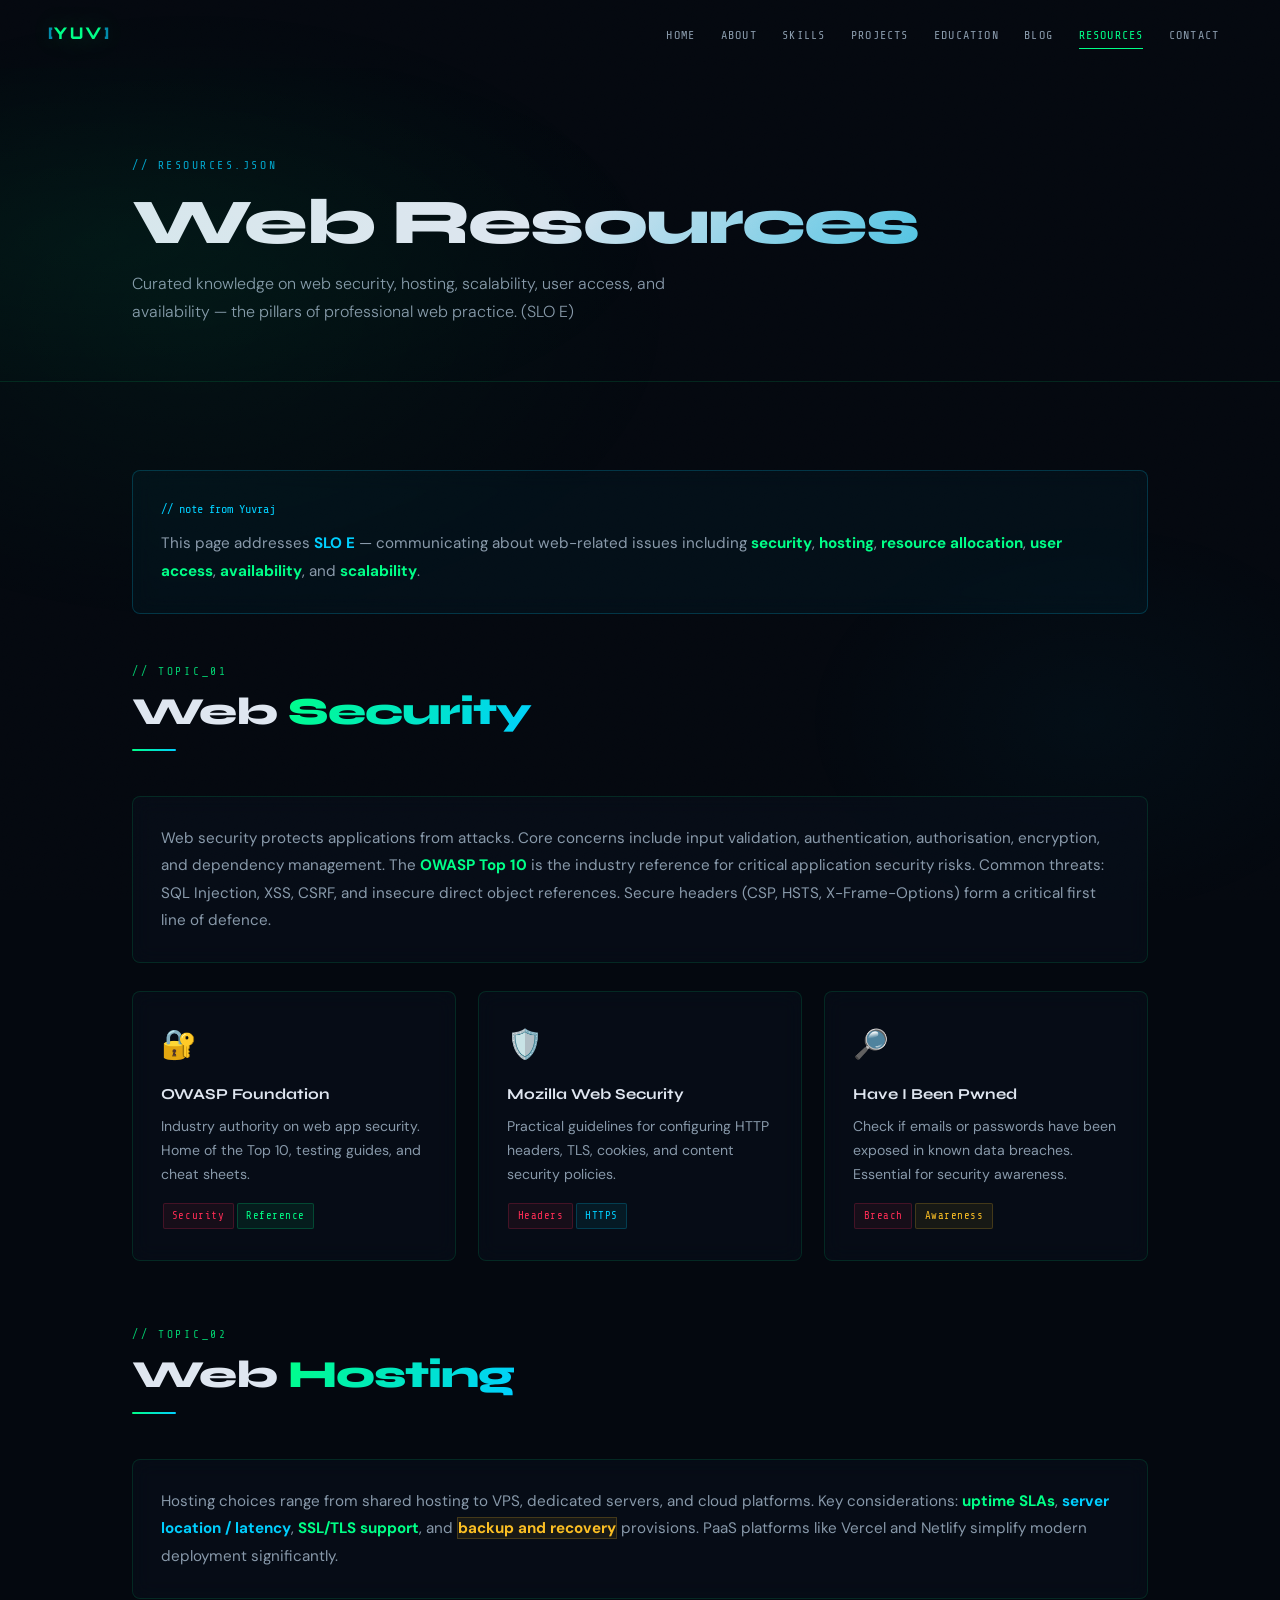
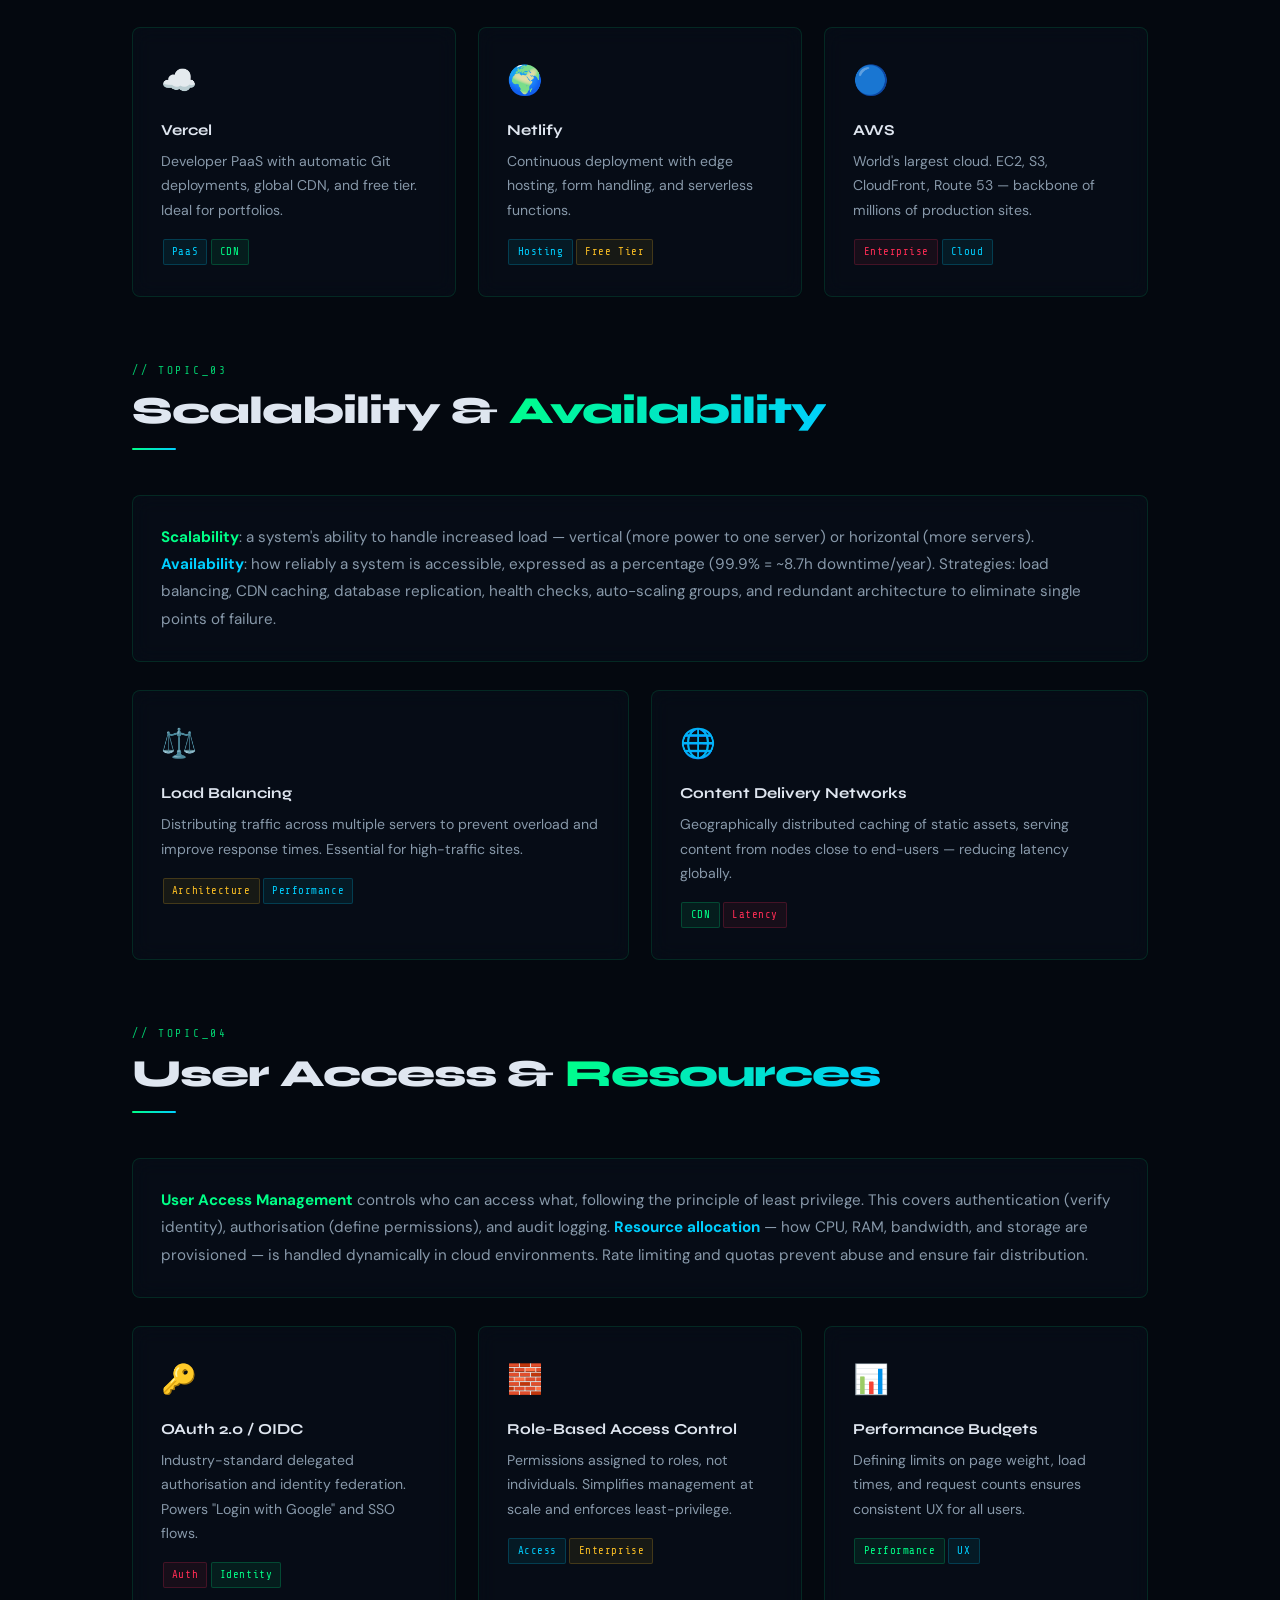
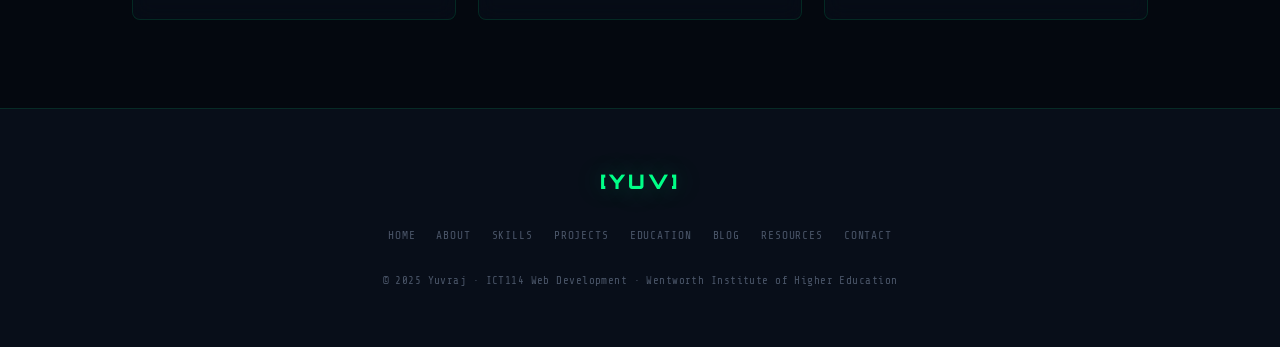
<file: resources.html>
<!DOCTYPE html>
<html lang="en">
<head>
  <meta charset="UTF-8"><meta name="viewport" content="width=device-width, initial-scale=1.0">
  <title>Yuvraj | Resources</title>
  <link rel="stylesheet" href="css/style.css">
</head>
<body>
  <div id="cursor-dot"></div><div id="cursor-ring"></div><div id="scroll-bar"></div>
  <nav class="navbar"><a href="index.html" class="nav-logo"><span class="b">[</span>YUV<span class="b">]</span></a>
    <ul class="nav-links" id="navLinks"><li><a href="index.html">Home</a></li><li><a href="about.html">About</a></li><li><a href="skills.html">Skills</a></li><li><a href="projects.html">Projects</a></li><li><a href="education.html">Education</a></li><li><a href="blog.html">Blog</a></li><li><a href="resources.html">Resources</a></li><li><a href="contact.html">Contact</a></li></ul>
    <button class="hamburger" id="hbg" aria-label="Toggle menu" aria-expanded="false"><span></span><span></span><span></span></button>
  </nav>
  <div class="page-wrapper">
    <section class="ph"><div class="container"><span class="ph-lbl">// resources.json</span><h1 class="ph-title">Web Resources</h1><p class="ph-sub">Curated knowledge on web security, hosting, scalability, user access, and availability — the pillars of professional web practice. (SLO E)</p></div></section>
    <section class="section"><div class="container">
      <div class="card rev" style="background:rgba(0,207,255,0.04);border-color:rgba(0,207,255,0.2);padding:1.75rem;margin-bottom:3rem;">
        <p class="mono tc-c" style="font-size:.75rem;margin-bottom:.65rem;">// note from Yuvraj</p>
        <p style="color:var(--txt2);font-size:.95rem;line-height:1.8;margin:0;">This page addresses <strong class="tc-c">SLO E</strong> — communicating about web-related issues including <strong class="tc-g">security</strong>, <strong class="tc-g">hosting</strong>, <strong class="tc-g">resource allocation</strong>, <strong class="tc-g">user access</strong>, <strong class="tc-g">availability</strong>, and <strong class="tc-g">scalability</strong>.</p>
      </div>

      <div class="sh rev"><span class="sh-lbl">// topic_01</span><h2 class="sh-title">Web <em>Security</em></h2><div class="sh-rule"></div></div>
      <div class="card rev mt3 mb3"><p style="font-size:.95rem;color:var(--txt2);line-height:1.8;margin:0;">Web security protects applications from attacks. Core concerns include input validation, authentication, authorisation, encryption, and dependency management. The <strong class="tc-g">OWASP Top 10</strong> is the industry reference for critical application security risks. Common threats: SQL Injection, XSS, CSRF, and insecure direct object references. Secure headers (CSP, HSTS, X-Frame-Options) form a critical first line of defence.</p></div>
      <div class="g3">
        <div class="card rev"><span style="font-size:1.8rem;display:block;margin-bottom:.7rem;">🔐</span><p style="font-family:var(--fh);font-size:.95rem;font-weight:700;margin-bottom:.4rem;">OWASP Foundation</p><p style="font-size:.88rem;color:var(--txt2);margin-bottom:.8rem;">Industry authority on web app security. Home of the Top 10, testing guides, and cheat sheets.</p><span class="tag tr">Security</span><span class="tag tg">Reference</span></div>
        <div class="card rev"><span style="font-size:1.8rem;display:block;margin-bottom:.7rem;">🛡️</span><p style="font-family:var(--fh);font-size:.95rem;font-weight:700;margin-bottom:.4rem;">Mozilla Web Security</p><p style="font-size:.88rem;color:var(--txt2);margin-bottom:.8rem;">Practical guidelines for configuring HTTP headers, TLS, cookies, and content security policies.</p><span class="tag tr">Headers</span><span class="tag tc">HTTPS</span></div>
        <div class="card rev"><span style="font-size:1.8rem;display:block;margin-bottom:.7rem;">🔎</span><p style="font-family:var(--fh);font-size:.95rem;font-weight:700;margin-bottom:.4rem;">Have I Been Pwned</p><p style="font-size:.88rem;color:var(--txt2);margin-bottom:.8rem;">Check if emails or passwords have been exposed in known data breaches. Essential for security awareness.</p><span class="tag tr">Breach</span><span class="tag ty">Awareness</span></div>
      </div>

      <div class="sh rev mt3" style="margin-top:4rem;"><span class="sh-lbl">// topic_02</span><h2 class="sh-title">Web <em>Hosting</em></h2><div class="sh-rule"></div></div>
      <div class="card rev mt3 mb3"><p style="font-size:.95rem;color:var(--txt2);line-height:1.8;margin:0;">Hosting choices range from shared hosting to VPS, dedicated servers, and cloud platforms. Key considerations: <strong class="tc-g">uptime SLAs</strong>, <strong class="tc-c">server location / latency</strong>, <strong class="tc-g">SSL/TLS support</strong>, and <strong class="ty tc-g" style="color:var(--gold)">backup and recovery</strong> provisions. PaaS platforms like Vercel and Netlify simplify modern deployment significantly.</p></div>
      <div class="g3">
        <div class="card rev"><span style="font-size:1.8rem;display:block;margin-bottom:.7rem;">☁️</span><p style="font-family:var(--fh);font-size:.95rem;font-weight:700;margin-bottom:.4rem;">Vercel</p><p style="font-size:.88rem;color:var(--txt2);margin-bottom:.8rem;">Developer PaaS with automatic Git deployments, global CDN, and free tier. Ideal for portfolios.</p><span class="tag tc">PaaS</span><span class="tag tg">CDN</span></div>
        <div class="card rev"><span style="font-size:1.8rem;display:block;margin-bottom:.7rem;">🌍</span><p style="font-family:var(--fh);font-size:.95rem;font-weight:700;margin-bottom:.4rem;">Netlify</p><p style="font-size:.88rem;color:var(--txt2);margin-bottom:.8rem;">Continuous deployment with edge hosting, form handling, and serverless functions.</p><span class="tag tc">Hosting</span><span class="tag ty">Free Tier</span></div>
        <div class="card rev"><span style="font-size:1.8rem;display:block;margin-bottom:.7rem;">🔵</span><p style="font-family:var(--fh);font-size:.95rem;font-weight:700;margin-bottom:.4rem;">AWS</p><p style="font-size:.88rem;color:var(--txt2);margin-bottom:.8rem;">World's largest cloud. EC2, S3, CloudFront, Route 53 — backbone of millions of production sites.</p><span class="tag tr">Enterprise</span><span class="tag tc">Cloud</span></div>
      </div>

      <div class="sh rev mt3" style="margin-top:4rem;"><span class="sh-lbl">// topic_03</span><h2 class="sh-title">Scalability &amp; <em>Availability</em></h2><div class="sh-rule"></div></div>
      <div class="card rev mt3 mb3"><p style="font-size:.95rem;color:var(--txt2);line-height:1.8;margin:0;"><strong class="tc-g">Scalability</strong>: a system's ability to handle increased load — vertical (more power to one server) or horizontal (more servers). <strong class="tc-c">Availability</strong>: how reliably a system is accessible, expressed as a percentage (99.9% = ~8.7h downtime/year). Strategies: load balancing, CDN caching, database replication, health checks, auto-scaling groups, and redundant architecture to eliminate single points of failure.</p></div>
      <div class="g2">
        <div class="card rev"><span style="font-size:1.8rem;display:block;margin-bottom:.7rem;">⚖️</span><p style="font-family:var(--fh);font-size:.95rem;font-weight:700;margin-bottom:.4rem;">Load Balancing</p><p style="font-size:.88rem;color:var(--txt2);margin-bottom:.8rem;">Distributing traffic across multiple servers to prevent overload and improve response times. Essential for high-traffic sites.</p><span class="tag ty">Architecture</span><span class="tag tc">Performance</span></div>
        <div class="card rev"><span style="font-size:1.8rem;display:block;margin-bottom:.7rem;">🌐</span><p style="font-family:var(--fh);font-size:.95rem;font-weight:700;margin-bottom:.4rem;">Content Delivery Networks</p><p style="font-size:.88rem;color:var(--txt2);margin-bottom:.8rem;">Geographically distributed caching of static assets, serving content from nodes close to end-users — reducing latency globally.</p><span class="tag tg">CDN</span><span class="tag tr">Latency</span></div>
      </div>

      <div class="sh rev mt3" style="margin-top:4rem;"><span class="sh-lbl">// topic_04</span><h2 class="sh-title">User Access &amp; <em>Resources</em></h2><div class="sh-rule"></div></div>
      <div class="card rev mt3 mb3"><p style="font-size:.95rem;color:var(--txt2);line-height:1.8;margin:0;"><strong class="tc-g">User Access Management</strong> controls who can access what, following the principle of least privilege. This covers authentication (verify identity), authorisation (define permissions), and audit logging. <strong class="tc-c">Resource allocation</strong> — how CPU, RAM, bandwidth, and storage are provisioned — is handled dynamically in cloud environments. Rate limiting and quotas prevent abuse and ensure fair distribution.</p></div>
      <div class="g3">
        <div class="card rev"><span style="font-size:1.8rem;display:block;margin-bottom:.7rem;">🔑</span><p style="font-family:var(--fh);font-size:.95rem;font-weight:700;margin-bottom:.4rem;">OAuth 2.0 / OIDC</p><p style="font-size:.88rem;color:var(--txt2);margin-bottom:.8rem;">Industry-standard delegated authorisation and identity federation. Powers "Login with Google" and SSO flows.</p><span class="tag tr">Auth</span><span class="tag tg">Identity</span></div>
        <div class="card rev"><span style="font-size:1.8rem;display:block;margin-bottom:.7rem;">🧱</span><p style="font-family:var(--fh);font-size:.95rem;font-weight:700;margin-bottom:.4rem;">Role-Based Access Control</p><p style="font-size:.88rem;color:var(--txt2);margin-bottom:.8rem;">Permissions assigned to roles, not individuals. Simplifies management at scale and enforces least-privilege.</p><span class="tag tc">Access</span><span class="tag ty">Enterprise</span></div>
        <div class="card rev"><span style="font-size:1.8rem;display:block;margin-bottom:.7rem;">📊</span><p style="font-family:var(--fh);font-size:.95rem;font-weight:700;margin-bottom:.4rem;">Performance Budgets</p><p style="font-size:.88rem;color:var(--txt2);margin-bottom:.8rem;">Defining limits on page weight, load times, and request counts ensures consistent UX for all users.</p><span class="tag tg">Performance</span><span class="tag tc">UX</span></div>
      </div>
    </div></section>
  </div>
  <footer class="footer"><div class="container"><div class="footer-logo">[YUV]</div><div class="footer-links"><a href="index.html">Home</a><a href="about.html">About</a><a href="skills.html">Skills</a><a href="projects.html">Projects</a><a href="education.html">Education</a><a href="blog.html">Blog</a><a href="resources.html">Resources</a><a href="contact.html">Contact</a></div><p class="footer-copy">© 2025 Yuvraj · ICT114 Web Development · Wentworth Institute of Higher Education</p></div></footer>
  <script src="js/main.js"></script>
</body>
</html>
</file>
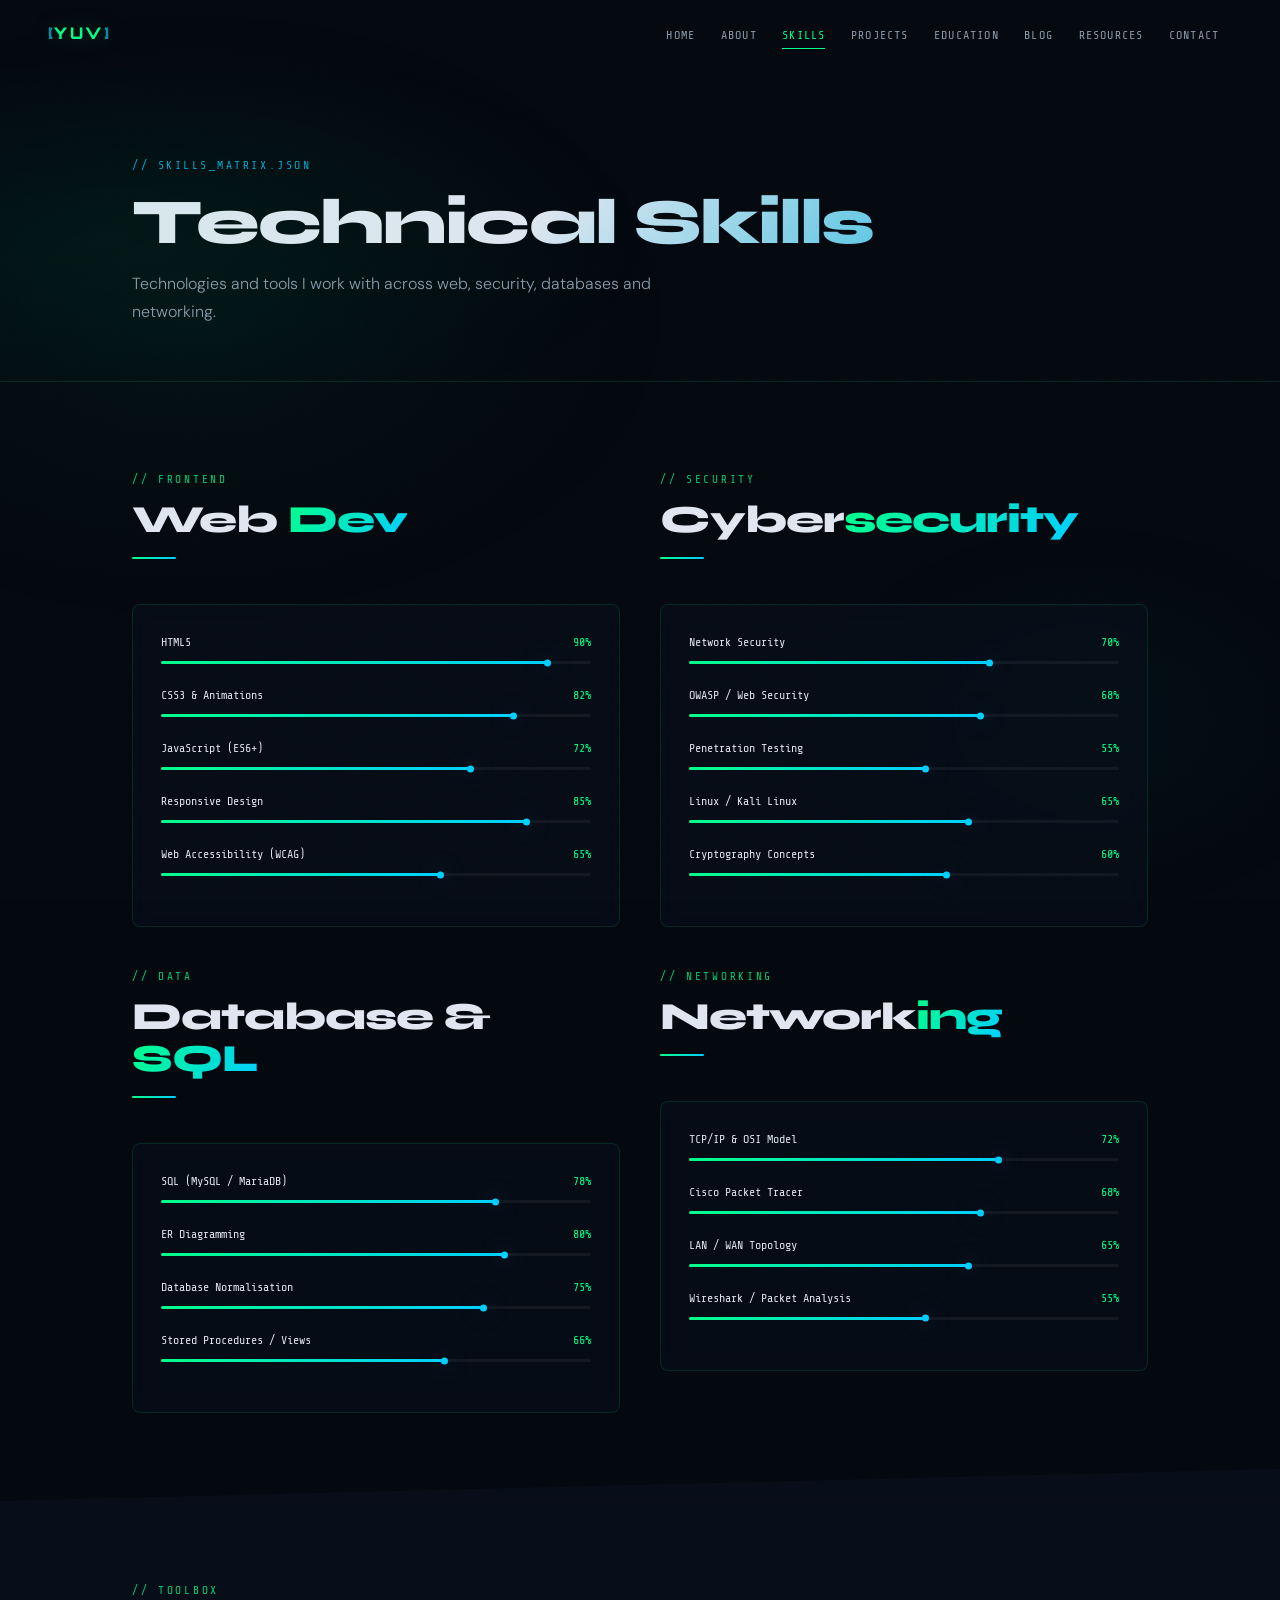
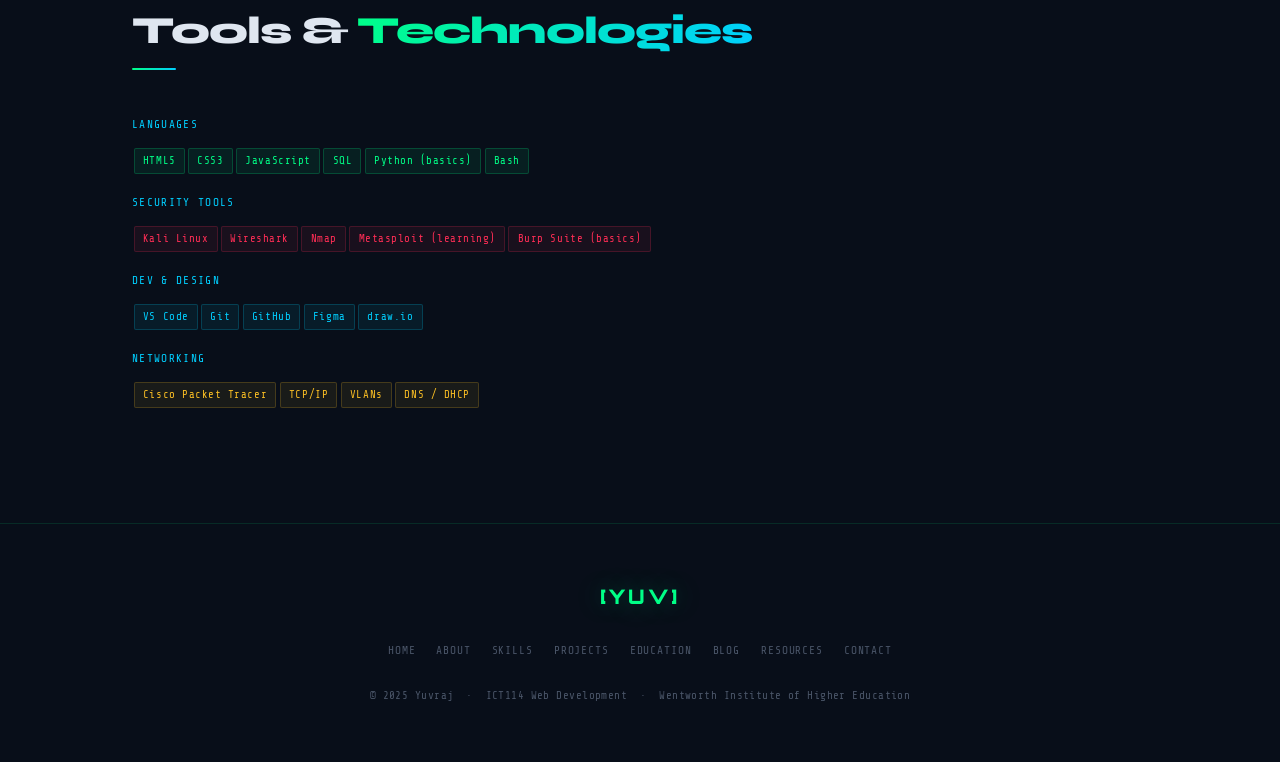
<file: skills.html>
<!DOCTYPE html>
<html lang="en">
<head>
  <meta charset="UTF-8"><meta name="viewport" content="width=device-width, initial-scale=1.0">
  <meta name="description" content="Yuvraj's technical skills in cybersecurity, web development, databases and networking.">
  <title>Yuvraj | Skills</title>
  <link rel="stylesheet" href="css/style.css">
</head>
<body>
  <div id="cursor-dot"></div><div id="cursor-ring"></div><div id="scroll-bar"></div>
  <nav class="navbar" role="navigation">
    <a href="index.html" class="nav-logo"><span class="b">[</span>YUV<span class="b">]</span></a>
    <ul class="nav-links" id="navLinks">
      <li><a href="index.html">Home</a></li><li><a href="about.html">About</a></li>
      <li><a href="skills.html">Skills</a></li><li><a href="projects.html">Projects</a></li>
      <li><a href="education.html">Education</a></li><li><a href="blog.html">Blog</a></li>
      <li><a href="resources.html">Resources</a></li><li><a href="contact.html">Contact</a></li>
    </ul>
    <button class="hamburger" id="hbg" aria-label="Toggle menu" aria-expanded="false"><span></span><span></span><span></span></button>
  </nav>
  <div class="page-wrapper">
    <section class="ph"><div class="container">
      <span class="ph-lbl">// skills_matrix.json</span>
      <h1 class="ph-title">Technical Skills</h1>
      <p class="ph-sub">Technologies and tools I work with across web, security, databases and networking.</p>
    </div></section>

    <section class="section">
      <div class="container">
        <div style="display:grid;grid-template-columns:1fr 1fr;gap:2.5rem;">
          <div class="rev">
            <div class="sh"><span class="sh-lbl">// frontend</span><h2 class="sh-title">Web <em>Dev</em></h2><div class="sh-rule"></div></div>
            <div class="card mt3">
              <div class="sk-row"><div class="sk-meta"><span class="nm">HTML5</span><span class="pct">90%</span></div><div class="sk-track"><div class="sk-fill" data-pct="90"></div></div></div>
              <div class="sk-row"><div class="sk-meta"><span class="nm">CSS3 &amp; Animations</span><span class="pct">82%</span></div><div class="sk-track"><div class="sk-fill" data-pct="82"></div></div></div>
              <div class="sk-row"><div class="sk-meta"><span class="nm">JavaScript (ES6+)</span><span class="pct">72%</span></div><div class="sk-track"><div class="sk-fill" data-pct="72"></div></div></div>
              <div class="sk-row"><div class="sk-meta"><span class="nm">Responsive Design</span><span class="pct">85%</span></div><div class="sk-track"><div class="sk-fill" data-pct="85"></div></div></div>
              <div class="sk-row"><div class="sk-meta"><span class="nm">Web Accessibility (WCAG)</span><span class="pct">65%</span></div><div class="sk-track"><div class="sk-fill" data-pct="65"></div></div></div>
            </div>
          </div>
          <div class="rev">
            <div class="sh"><span class="sh-lbl">// security</span><h2 class="sh-title">Cyber<em>security</em></h2><div class="sh-rule"></div></div>
            <div class="card mt3">
              <div class="sk-row"><div class="sk-meta"><span class="nm">Network Security</span><span class="pct">70%</span></div><div class="sk-track"><div class="sk-fill" data-pct="70"></div></div></div>
              <div class="sk-row"><div class="sk-meta"><span class="nm">OWASP / Web Security</span><span class="pct">68%</span></div><div class="sk-track"><div class="sk-fill" data-pct="68"></div></div></div>
              <div class="sk-row"><div class="sk-meta"><span class="nm">Penetration Testing</span><span class="pct">55%</span></div><div class="sk-track"><div class="sk-fill" data-pct="55"></div></div></div>
              <div class="sk-row"><div class="sk-meta"><span class="nm">Linux / Kali Linux</span><span class="pct">65%</span></div><div class="sk-track"><div class="sk-fill" data-pct="65"></div></div></div>
              <div class="sk-row"><div class="sk-meta"><span class="nm">Cryptography Concepts</span><span class="pct">60%</span></div><div class="sk-track"><div class="sk-fill" data-pct="60"></div></div></div>
            </div>
          </div>
          <div class="rev">
            <div class="sh"><span class="sh-lbl">// data</span><h2 class="sh-title">Database &amp; <em>SQL</em></h2><div class="sh-rule"></div></div>
            <div class="card mt3">
              <div class="sk-row"><div class="sk-meta"><span class="nm">SQL (MySQL / MariaDB)</span><span class="pct">78%</span></div><div class="sk-track"><div class="sk-fill" data-pct="78"></div></div></div>
              <div class="sk-row"><div class="sk-meta"><span class="nm">ER Diagramming</span><span class="pct">80%</span></div><div class="sk-track"><div class="sk-fill" data-pct="80"></div></div></div>
              <div class="sk-row"><div class="sk-meta"><span class="nm">Database Normalisation</span><span class="pct">75%</span></div><div class="sk-track"><div class="sk-fill" data-pct="75"></div></div></div>
              <div class="sk-row"><div class="sk-meta"><span class="nm">Stored Procedures / Views</span><span class="pct">66%</span></div><div class="sk-track"><div class="sk-fill" data-pct="66"></div></div></div>
            </div>
          </div>
          <div class="rev">
            <div class="sh"><span class="sh-lbl">// networking</span><h2 class="sh-title">Network<em>ing</em></h2><div class="sh-rule"></div></div>
            <div class="card mt3">
              <div class="sk-row"><div class="sk-meta"><span class="nm">TCP/IP &amp; OSI Model</span><span class="pct">72%</span></div><div class="sk-track"><div class="sk-fill" data-pct="72"></div></div></div>
              <div class="sk-row"><div class="sk-meta"><span class="nm">Cisco Packet Tracer</span><span class="pct">68%</span></div><div class="sk-track"><div class="sk-fill" data-pct="68"></div></div></div>
              <div class="sk-row"><div class="sk-meta"><span class="nm">LAN / WAN Topology</span><span class="pct">65%</span></div><div class="sk-track"><div class="sk-fill" data-pct="65"></div></div></div>
              <div class="sk-row"><div class="sk-meta"><span class="nm">Wireshark / Packet Analysis</span><span class="pct">55%</span></div><div class="sk-track"><div class="sk-fill" data-pct="55"></div></div></div>
            </div>
          </div>
        </div>
      </div>
    </section>

    <section class="section s-alt" style="padding:5rem 0 7rem;">
      <div class="container">
        <div class="sh rev"><span class="sh-lbl">// toolbox</span><h2 class="sh-title">Tools &amp; <em>Technologies</em></h2><div class="sh-rule"></div></div>
        <div class="rev mt3"><p class="mono tc-c" style="font-size:.7rem;text-transform:uppercase;letter-spacing:.12em;margin-bottom:.6rem;">Languages</p>
          <span class="tag tg">HTML5</span><span class="tag tg">CSS3</span><span class="tag tg">JavaScript</span><span class="tag tg">SQL</span><span class="tag tg">Python (basics)</span><span class="tag tg">Bash</span>
        </div>
        <div class="rev mt2"><p class="mono tc-c" style="font-size:.7rem;text-transform:uppercase;letter-spacing:.12em;margin-bottom:.6rem;">Security Tools</p>
          <span class="tag tr">Kali Linux</span><span class="tag tr">Wireshark</span><span class="tag tr">Nmap</span><span class="tag tr">Metasploit (learning)</span><span class="tag tr">Burp Suite (basics)</span>
        </div>
        <div class="rev mt2"><p class="mono tc-c" style="font-size:.7rem;text-transform:uppercase;letter-spacing:.12em;margin-bottom:.6rem;">Dev &amp; Design</p>
          <span class="tag tc">VS Code</span><span class="tag tc">Git</span><span class="tag tc">GitHub</span><span class="tag tc">Figma</span><span class="tag tc">draw.io</span>
        </div>
        <div class="rev mt2"><p class="mono tc-c" style="font-size:.7rem;text-transform:uppercase;letter-spacing:.12em;margin-bottom:.6rem;">Networking</p>
          <span class="tag ty">Cisco Packet Tracer</span><span class="tag ty">TCP/IP</span><span class="tag ty">VLANs</span><span class="tag ty">DNS / DHCP</span>
        </div>
      </div>
    </section>
  </div>
  <footer class="footer"><div class="container">
    <div class="footer-logo">[YUV]</div>
    <div class="footer-links"><a href="index.html">Home</a><a href="about.html">About</a><a href="skills.html">Skills</a><a href="projects.html">Projects</a><a href="education.html">Education</a><a href="blog.html">Blog</a><a href="resources.html">Resources</a><a href="contact.html">Contact</a></div>
    <p class="footer-copy">© 2025 Yuvraj &nbsp;·&nbsp; ICT114 Web Development &nbsp;·&nbsp; Wentworth Institute of Higher Education</p>
  </div></footer>
  <script src="js/main.js"></script>
</body>
</html>
</file>
<file: css/style.css>
/* ╔══════════════════════════════════════════════╗
   ║  YUVRAJ · TERMINAL NOIR EDITION              ║
   ║  Impeccable redesign — style.css             ║
   ╚══════════════════════════════════════════════╝ */

@import url('https://fonts.googleapis.com/css2?family=Share+Tech+Mono&family=DM+Sans:ital,wght@0,300;0,400;0,500;0,600;1,300&family=Syne:wght@700;800&family=Orbitron:wght@400;700;900&display=swap');

/* ── Tokens ───────────────────────────────────── */
:root {
  --ink:       #04080f;
  --surf:      #080e19;
  --surf2:     #0c1422;
  --glass:     rgba(8,14,25,0.72);

  --green:  #00ff87;
  --cyan:   #00cfff;
  --red:    #ff2d55;
  --gold:   #fbbf24;
  --purple: #a78bfa;

  --txt:   #dfe6f0;
  --txt2:  #8899aa;
  --txt3:  #4a5568;

  --bdr:    rgba(0,255,135,0.12);
  --bdr2:   rgba(0,255,135,0.30);
  --bdr-c:  rgba(0,207,255,0.22);

  --glow-g: 0 0 24px rgba(0,255,135,0.35);
  --glow-c: 0 0 24px rgba(0,207,255,0.35);

  --fd:  'Orbitron', sans-serif;
  --fh:  'Syne', sans-serif;
  --fb:  'DM Sans', sans-serif;
  --fm:  'Share Tech Mono', monospace;

  --nav-h: 68px;
  --ease:  cubic-bezier(0.4,0,0.2,1);
  --t:     0.28s;
}

/* ── Reset ────────────────────────────────────── */
*,*::before,*::after { box-sizing: border-box; margin: 0; padding: 0; }
html { font-size: 16px; scroll-behavior: smooth; }
body {
  background: var(--ink);
  color: var(--txt);
  font-family: var(--fb);
  font-size: 1.05rem;
  line-height: 1.72;
  overflow-x: hidden;
  cursor: none;
}

/* Noise texture */
body::before {
  content: '';
  position: fixed; inset: 0;
  background-image: url("data:image/svg+xml,%3Csvg viewBox='0 0 200 200' xmlns='http://www.w3.org/2000/svg'%3E%3Cfilter id='n'%3E%3CfeTurbulence type='fractalNoise' baseFrequency='0.85' numOctaves='4' stitchTiles='stitch'/%3E%3C/filter%3E%3Crect width='100%25' height='100%25' filter='url(%23n)' opacity='0.045'/%3E%3C/svg%3E");
  background-size: 180px;
  pointer-events: none;
  z-index: 9998;
  mix-blend-mode: overlay;
}

/* Ambient glow */
body::after {
  content: '';
  position: fixed; inset: 0;
  background:
    radial-gradient(ellipse 55vw 50vh at 15% 35%, rgba(0,255,135,0.04) 0%, transparent 70%),
    radial-gradient(ellipse 35vw 35vh at 85% 80%, rgba(0,207,255,0.03) 0%, transparent 65%);
  pointer-events: none;
  z-index: 0;
}

/* ── Custom Cursor ────────────────────────────── */
#cursor-dot {
  position: fixed;
  width: 6px; height: 6px;
  background: var(--green);
  border-radius: 50%;
  pointer-events: none;
  z-index: 99999;
  transform: translate(-50%,-50%);
  box-shadow: 0 0 8px var(--green);
  transition: background 0.2s, box-shadow 0.2s;
}

#cursor-ring {
  position: fixed;
  width: 32px; height: 32px;
  border: 1px solid rgba(0,255,135,0.45);
  border-radius: 50%;
  pointer-events: none;
  z-index: 99997;
  transform: translate(-50%,-50%);
  transition:
    width 0.22s var(--ease), height 0.22s var(--ease),
    border-color 0.22s, background 0.22s, left 0.06s linear, top 0.06s linear;
}

body.cur-hover #cursor-ring {
  width: 48px; height: 48px;
  border-color: rgba(0,207,255,0.5);
  background: rgba(0,207,255,0.04);
}
body.cur-hover #cursor-dot { background: var(--cyan); box-shadow: 0 0 8px var(--cyan); }

/* ── Scroll Progress ──────────────────────────── */
#scroll-bar {
  position: fixed; top: 0; left: 0;
  height: 2px;
  background: linear-gradient(90deg, var(--green), var(--cyan));
  z-index: 10001;
  transform-origin: left;
  transform: scaleX(0);
  box-shadow: 0 0 6px rgba(0,255,135,0.55);
}

/* ── Navbar ───────────────────────────────────── */
.navbar {
  position: fixed; top: 0; left: 0; right: 0;
  height: var(--nav-h);
  display: flex; align-items: center; justify-content: space-between;
  padding: 0 3rem;
  z-index: 1000;
  border-bottom: 1px solid transparent;
  transition: background var(--t) var(--ease), border-color var(--t);
}

.navbar.scrolled {
  background: rgba(4,8,15,0.90);
  backdrop-filter: blur(20px) saturate(1.4);
  -webkit-backdrop-filter: blur(20px) saturate(1.4);
  border-bottom-color: var(--bdr);
}

.nav-logo {
  font-family: var(--fd);
  font-size: 1rem;
  font-weight: 900;
  letter-spacing: 0.15em;
  color: var(--green);
  text-shadow: var(--glow-g);
  text-decoration: none;
  cursor: none;
}
.nav-logo .b { color: var(--cyan); opacity: 0.65; }

.nav-links { display: flex; align-items: center; list-style: none; }

.nav-links a {
  font-family: var(--fm);
  font-size: 0.74rem;
  color: var(--txt2);
  text-decoration: none;
  text-transform: uppercase;
  letter-spacing: 0.1em;
  padding: 0.45rem 0.8rem;
  position: relative;
  transition: color var(--t);
  cursor: none;
}

.nav-links a::after {
  content: '';
  position: absolute;
  bottom: 0; left: 0.8rem; right: 0.8rem;
  height: 1px;
  background: var(--green);
  transform: scaleX(0);
  transform-origin: right;
  transition: transform 0.3s var(--ease);
}

.nav-links a:hover, .nav-links a.active { color: var(--green); }
.nav-links a:hover::after, .nav-links a.active::after {
  transform: scaleX(1);
  transform-origin: left;
}

.hamburger {
  display: none; flex-direction: column;
  gap: 5px; background: none; border: none; cursor: none; padding: 4px;
}
.hamburger span { display: block; width: 22px; height: 1.5px; background: var(--green); transition: all var(--t); }

/* ── Page layout ──────────────────────────────── */
.page-wrapper { position: relative; z-index: 1; padding-top: var(--nav-h); min-height: 100vh; }
.container { max-width: 1080px; margin: 0 auto; padding: 0 2rem; }
.section { padding: 5.5rem 0; position: relative; }

/* ── Section headers ──────────────────────────── */
.sh { margin-bottom: 2.8rem; }
.sh-lbl {
  display: block;
  font-family: var(--fm);
  font-size: 0.7rem;
  color: var(--green);
  letter-spacing: 0.24em;
  text-transform: uppercase;
  margin-bottom: 0.6rem;
  opacity: 0.8;
}
.sh-title {
  font-family: var(--fh);
  font-size: clamp(1.85rem, 3vw, 2.5rem);
  font-weight: 800;
  letter-spacing: -0.025em;
  line-height: 1.1;
  color: var(--txt);
}
.sh-title em {
  font-style: normal;
  background: linear-gradient(120deg, var(--green), var(--cyan));
  -webkit-background-clip: text;
  -webkit-text-fill-color: transparent;
  background-clip: text;
}
.sh-rule {
  width: 44px; height: 2px;
  background: linear-gradient(90deg, var(--green), var(--cyan));
  border-radius: 2px;
  margin-top: 1rem;
}

/* ── Hero ─────────────────────────────────────── */
.hero {
  min-height: 100vh;
  display: flex; align-items: center;
  position: relative; overflow: hidden;
  padding-top: var(--nav-h);
}

#matrix-canvas {
  position: absolute; inset: 0;
  opacity: 0.13;
  pointer-events: none;
  z-index: 0;
}

.hero-inner { position: relative; z-index: 2; max-width: 840px; }

/* entrance animation */
.hero-inner > * { opacity: 0; transform: translateY(22px); }

.h-term {
  font-family: var(--fm);
  font-size: 0.78rem;
  color: var(--cyan);
  opacity: 0.85;
  animation: hIn 0.6s var(--ease) 0.1s forwards;
}
.h-term .p { color: var(--green); }

.h-hi {
  font-family: var(--fb);
  font-size: 1rem;
  color: var(--txt2);
  font-weight: 300;
  margin-top: 1.7rem;
  animation: hIn 0.6s var(--ease) 0.25s forwards;
}

.h-name {
  font-family: var(--fh);
  font-size: clamp(3.5rem, 9vw, 7rem);
  font-weight: 800;
  line-height: 0.93;
  letter-spacing: -0.04em;
  margin: 0.15rem 0 0;
  animation: hIn 0.7s var(--ease) 0.38s forwards;
}

.h-name span {
  display: inline-block;
  background: linear-gradient(155deg, #ffffff 20%, var(--cyan) 100%);
  -webkit-background-clip: text;
  -webkit-text-fill-color: transparent;
  background-clip: text;
  filter: drop-shadow(0 0 28px rgba(0,207,255,0.22));
}

.h-role {
  font-family: var(--fm);
  font-size: clamp(0.9rem, 2vw, 1.15rem);
  color: var(--green);
  min-height: 1.6rem;
  margin-top: 1rem;
  animation: hIn 0.6s var(--ease) 0.52s forwards;
}
.h-role .cur {
  display: inline-block;
  width: 8px; height: 1.1em;
  background: var(--green);
  margin-left: 3px;
  vertical-align: text-bottom;
  animation: blink 0.9s step-end infinite;
}
@keyframes blink { 0%,100%{opacity:1}50%{opacity:0} }

.h-desc {
  color: var(--txt2);
  font-size: 1rem;
  max-width: 510px;
  margin: 1.3rem 0 2.3rem;
  line-height: 1.8;
  font-weight: 300;
  animation: hIn 0.6s var(--ease) 0.65s forwards;
}

.h-ctas { display: flex; gap: 0.85rem; flex-wrap: wrap; animation: hIn 0.6s var(--ease) 0.78s forwards; }

@keyframes hIn { to { opacity: 1; transform: translateY(0); } }

/* ── Buttons ──────────────────────────────────── */
.btn {
  display: inline-flex; align-items: center; gap: 0.4rem;
  padding: 0.72rem 1.7rem;
  font-family: var(--fm);
  font-size: 0.78rem;
  letter-spacing: 0.1em;
  text-transform: uppercase;
  border-radius: 2px;
  border: none;
  cursor: none;
  text-decoration: none;
  transition: all var(--t) var(--ease);
  position: relative;
  overflow: hidden;
}

.btn-solid { background: var(--green); color: var(--ink); font-weight: 700; }
.btn-solid:hover {
  background: transparent; color: var(--green);
  box-shadow: inset 0 0 0 1px var(--green), var(--glow-g);
}

.btn-ghost {
  background: transparent; color: var(--cyan);
  box-shadow: inset 0 0 0 1px rgba(0,207,255,0.38);
}
.btn-ghost:hover {
  background: rgba(0,207,255,0.06);
  box-shadow: inset 0 0 0 1px var(--cyan), var(--glow-c);
  color: var(--cyan);
}

/* ── Cards ────────────────────────────────────── */
.card {
  background: var(--glass);
  border: 1px solid var(--bdr);
  border-radius: 8px;
  padding: 1.75rem;
  position: relative;
  overflow: hidden;
  transition: border-color var(--t) var(--ease), box-shadow var(--t) var(--ease);
  backdrop-filter: blur(10px);
  -webkit-backdrop-filter: blur(10px);
}

/* Top shimmer edge */
.card::before {
  content: '';
  position: absolute; top: 0; left: 0; right: 0;
  height: 1px;
  background: linear-gradient(90deg, transparent 5%, rgba(0,255,135,0.5) 50%, transparent 95%);
  opacity: 0;
  transition: opacity var(--t);
}

/* Light sweep */
.card::after {
  content: '';
  position: absolute;
  top: -120%; left: -60%;
  width: 35%; height: 320%;
  background: linear-gradient(110deg, transparent 40%, rgba(255,255,255,0.035) 50%, transparent 60%);
  transform: skewX(-15deg);
  transition: left 0.55s var(--ease), top 0.55s var(--ease);
  pointer-events: none;
}

.card:hover {
  border-color: var(--bdr2);
  box-shadow:
    0 0 0 1px rgba(0,255,135,0.06),
    0 16px 48px rgba(0,0,0,0.5),
    0 0 32px rgba(0,255,135,0.06);
}
.card:hover::before { opacity: 1; }
.card:hover::after  { left: 120%; }

/* ── Grids ────────────────────────────────────── */
.g2 { display: grid; grid-template-columns: repeat(2,1fr); gap: 1.35rem; }
.g3 { display: grid; grid-template-columns: repeat(3,1fr); gap: 1.35rem; }
.g4 { display: grid; grid-template-columns: repeat(4,1fr); gap: 1.2rem; }

/* ── Stats ────────────────────────────────────── */
.stat-n {
  font-family: var(--fd);
  font-size: 2.6rem;
  font-weight: 900;
  line-height: 1;
  color: var(--green);
  animation: pulse 3s ease-in-out infinite;
}
@keyframes pulse {
  0%,100% { text-shadow: 0 0 8px rgba(0,255,135,0.4); }
  50%      { text-shadow: 0 0 22px rgba(0,255,135,0.75), 0 0 44px rgba(0,255,135,0.2); }
}
.stat-l { font-family: var(--fm); font-size: 0.66rem; color: var(--txt3); text-transform: uppercase; letter-spacing: 0.15em; margin-top: 0.4rem; }

/* ── Skill bars ───────────────────────────────── */
.sk-row { margin-bottom: 1.35rem; }
.sk-meta { display: flex; justify-content: space-between; font-family: var(--fm); font-size: 0.74rem; margin-bottom: 0.5rem; }
.sk-meta .nm { color: var(--txt); }
.sk-meta .pct { color: var(--green); }

.sk-track {
  height: 3px;
  background: rgba(255,255,255,0.05);
  border-radius: 2px;
  overflow: visible;
  position: relative;
}

.sk-fill {
  height: 100%;
  border-radius: 2px;
  width: 0;
  background: linear-gradient(90deg, var(--green), var(--cyan));
  transition: width 1.4s cubic-bezier(0.25,1,0.5,1);
  position: relative;
}

.sk-fill::after {
  content: '';
  position: absolute; right: -3px; top: 50%;
  width: 7px; height: 7px;
  border-radius: 50%;
  background: var(--cyan);
  box-shadow: var(--glow-c);
  transform: translateY(-50%);
  opacity: 0;
  transition: opacity 0.3s 0.9s;
}
.sk-fill.loaded::after { opacity: 1; }

/* ── Tags ─────────────────────────────────────── */
.tag {
  display: inline-block;
  font-family: var(--fm);
  font-size: 0.67rem;
  letter-spacing: 0.05em;
  padding: 0.18rem 0.52rem;
  border-radius: 2px;
  margin: 0.18rem 0.1rem;
}
.tg { background: rgba(0,255,135,0.07); color: var(--green); border: 1px solid rgba(0,255,135,0.2); }
.tc { background: rgba(0,207,255,0.07); color: var(--cyan);  border: 1px solid rgba(0,207,255,0.2); }
.tr { background: rgba(255,45,85,0.07); color: var(--red);   border: 1px solid rgba(255,45,85,0.2); }
.ty { background: rgba(251,191,36,0.07); color: var(--gold); border: 1px solid rgba(251,191,36,0.2); }
.tp { background: rgba(167,139,250,0.07); color: var(--purple); border: 1px solid rgba(167,139,250,0.2); }

/* ── Page hero banner ─────────────────────────── */
.ph {
  padding: 5.5rem 0 3.5rem;
  border-bottom: 1px solid var(--bdr);
  position: relative; overflow: hidden;
}
.ph::before {
  content: '';
  position: absolute; inset: 0;
  background: radial-gradient(ellipse 65% 100% at 8% 55%, rgba(0,255,135,0.04) 0%, transparent 68%);
  pointer-events: none;
}
.ph-lbl { font-family: var(--fm); font-size: 0.72rem; color: var(--cyan); letter-spacing: 0.22em; text-transform: uppercase; display: block; margin-bottom: 0.8rem; opacity: 0.78; }
.ph-title {
  font-family: var(--fh);
  font-size: clamp(2.2rem, 5.5vw, 4rem);
  font-weight: 800;
  letter-spacing: -0.03em;
  background: linear-gradient(130deg, var(--txt) 40%, rgba(0,207,255,0.85));
  -webkit-background-clip: text;
  -webkit-text-fill-color: transparent;
  background-clip: text;
  line-height: 1.05;
}
.ph-sub { color: var(--txt2); font-size: 1rem; margin-top: 0.9rem; max-width: 560px; font-weight: 300; }

/* ── Section alternate bg ─────────────────────── */
.s-alt { background: var(--surf); position: relative; }
.s-alt::before {
  content: '';
  position: absolute; top: -2rem; left: 0; right: 0; height: 2rem;
  background: var(--surf);
  clip-path: polygon(0 100%, 100% 0, 100% 100%);
}
.s-alt::after {
  content: '';
  position: absolute; bottom: -2rem; left: 0; right: 0; height: 2rem;
  background: var(--surf);
  clip-path: polygon(0 0, 100% 100%, 0 100%);
  z-index: 1;
}

/* ── Forms ────────────────────────────────────── */
.fl { margin-bottom: 1.55rem; }
.fl label { display: block; font-family: var(--fm); font-size: 0.7rem; color: var(--green); letter-spacing: 0.12em; text-transform: uppercase; margin-bottom: 0.52rem; }

.fc {
  width: 100%;
  background: rgba(255,255,255,0.025);
  border: 1px solid var(--bdr);
  border-radius: 3px;
  padding: 0.8rem 1rem;
  color: var(--txt);
  font-family: var(--fb);
  font-size: 1rem;
  outline: none;
  transition: border-color var(--t), background var(--t), box-shadow var(--t);
  cursor: none;
}
.fc::placeholder { color: var(--txt3); font-size: 0.9rem; }
.fc:focus { border-color: var(--green); background: rgba(0,255,135,0.022); box-shadow: 0 0 0 3px rgba(0,255,135,0.07), var(--glow-g); }
.fc.error   { border-color: var(--red);   box-shadow: 0 0 0 3px rgba(255,45,85,0.07); }
.fc.success { border-color: rgba(0,255,135,0.38); }

textarea.fc { resize: vertical; min-height: 130px; }

.fe { font-family: var(--fm); font-size: 0.7rem; color: var(--red); margin-top: 0.32rem; display: none; }
.fe.show { display: block; }

/* ── Alerts ───────────────────────────────────── */
.alert { display: none; padding: 0.88rem 1.1rem; border-radius: 3px; font-family: var(--fm); font-size: 0.78rem; margin-bottom: 1rem; }
.alert.show { display: block; }
.a-ok  { background: rgba(0,255,135,0.06); border: 1px solid rgba(0,255,135,0.28); color: var(--green); }
.a-err { background: rgba(255,45,85,0.06); border: 1px solid rgba(255,45,85,0.28); color: var(--red); }

/* ── Timeline ─────────────────────────────────── */
.tl { padding-left: 1.7rem; position: relative; }
.tl::before { content: ''; position: absolute; left: 0; top: 0.5rem; bottom: 0; width: 1px; background: linear-gradient(to bottom, rgba(0,255,135,0.4), transparent); }
.tl-item { position: relative; margin-bottom: 2.7rem; }
.tl-item::before { content: ''; position: absolute; left: -1.7rem; top: 0.42rem; width: 8px; height: 8px; border-radius: 50%; background: var(--green); box-shadow: 0 0 10px rgba(0,255,135,0.6); transform: translateX(-3.5px); }
.tl-date  { font-family: var(--fm); font-size: 0.7rem; color: var(--cyan); letter-spacing: 0.1em; margin-bottom: 0.3rem; }
.tl-title { font-family: var(--fh); font-size: 1.05rem; font-weight: 700; color: var(--txt); margin-bottom: 0.18rem; }
.tl-org   { font-family: var(--fm); font-size: 0.74rem; color: var(--green); margin-bottom: 0.5rem; }
.tl-desc  { color: var(--txt2); font-size: 0.92rem; line-height: 1.75; }

/* ── Blog cards ───────────────────────────────── */
.bc-meta { display: flex; align-items: center; gap: 0.8rem; font-family: var(--fm); font-size: 0.68rem; color: var(--txt3); margin-bottom: 0.8rem; flex-wrap: wrap; }
.bc-title { font-family: var(--fh); font-size: 0.98rem; font-weight: 700; color: var(--txt); line-height: 1.4; margin-bottom: 0.55rem; }
.bc-ex { color: var(--txt2); font-size: 0.9rem; line-height: 1.72; margin-bottom: 1rem; }

/* ── Footer ───────────────────────────────────── */
.footer { background: var(--surf); border-top: 1px solid var(--bdr); padding: 3.5rem 0; text-align: center; position: relative; z-index: 1; }
.footer-logo { font-family: var(--fd); font-size: 1.25rem; font-weight: 900; color: var(--green); letter-spacing: 0.15em; margin-bottom: 1.4rem; text-shadow: var(--glow-g); }
.footer-links { display: flex; justify-content: center; gap: 0; flex-wrap: wrap; margin-bottom: 1.4rem; }
.footer-links a { font-family: var(--fm); font-size: 0.7rem; color: var(--txt3); text-transform: uppercase; letter-spacing: 0.08em; padding: 0.28rem 0.65rem; text-decoration: none; transition: color var(--t); cursor: none; }
.footer-links a:hover { color: var(--green); }
.footer-copy { font-family: var(--fm); font-size: 0.68rem; color: var(--txt3); letter-spacing: 0.04em; }

/* ── Scroll reveal ────────────────────────────── */
.rev {
  opacity: 0;
  transform: translateY(26px);
  transition: opacity 0.7s var(--ease), transform 0.7s var(--ease);
}
.rev.in { opacity: 1; transform: none; }
.rev:nth-child(2) { transition-delay: 0.1s; }
.rev:nth-child(3) { transition-delay: 0.2s; }
.rev:nth-child(4) { transition-delay: 0.3s; }
.rev:nth-child(5) { transition-delay: 0.4s; }

/* ── Utilities ────────────────────────────────── */
.tc-g { color: var(--green); }
.tc-c { color: var(--cyan); }
.tc-2 { color: var(--txt2); }
.mono { font-family: var(--fm); }
.center { text-align: center; }
.mt2 { margin-top: 1rem; }
.mt3 { margin-top: 1.75rem; }
.mb2 { margin-bottom: 1rem; }
.mb3 { margin-bottom: 1.75rem; }

/* ── Scrollbar ────────────────────────────────── */
::-webkit-scrollbar { width: 5px; }
::-webkit-scrollbar-track { background: var(--ink); }
::-webkit-scrollbar-thumb { background: rgba(0,255,135,0.28); border-radius: 3px; }
::-webkit-scrollbar-thumb:hover { background: var(--green); }

/* ── Responsive ───────────────────────────────── */
@media (max-width: 860px) { .g3,.g4 { grid-template-columns: repeat(2,1fr); } }

@media (max-width: 640px) {
  .g2,.g3,.g4 { grid-template-columns: 1fr; }
  .navbar { padding: 0 1.25rem; }
  .container { padding: 0 1.25rem; }
  .h-name { font-size: 3.2rem; }
  .nav-links {
    display: none; position: fixed; top: var(--nav-h); left: 0; right: 0;
    background: rgba(4,8,15,0.97);
    backdrop-filter: blur(20px);
    flex-direction: column; padding: 1.5rem;
    border-bottom: 1px solid var(--bdr); gap: 0.25rem;
  }
  .nav-links.open { display: flex; }
  .hamburger { display: flex; }
}

/* Touch: restore pointer */
@media (hover: none) {
  body { cursor: auto; }
  .btn,.fc,.nav-links a,.footer-links a,.hamburger { cursor: pointer; }
  #cursor-dot,#cursor-ring { display: none; }
}
</file>
